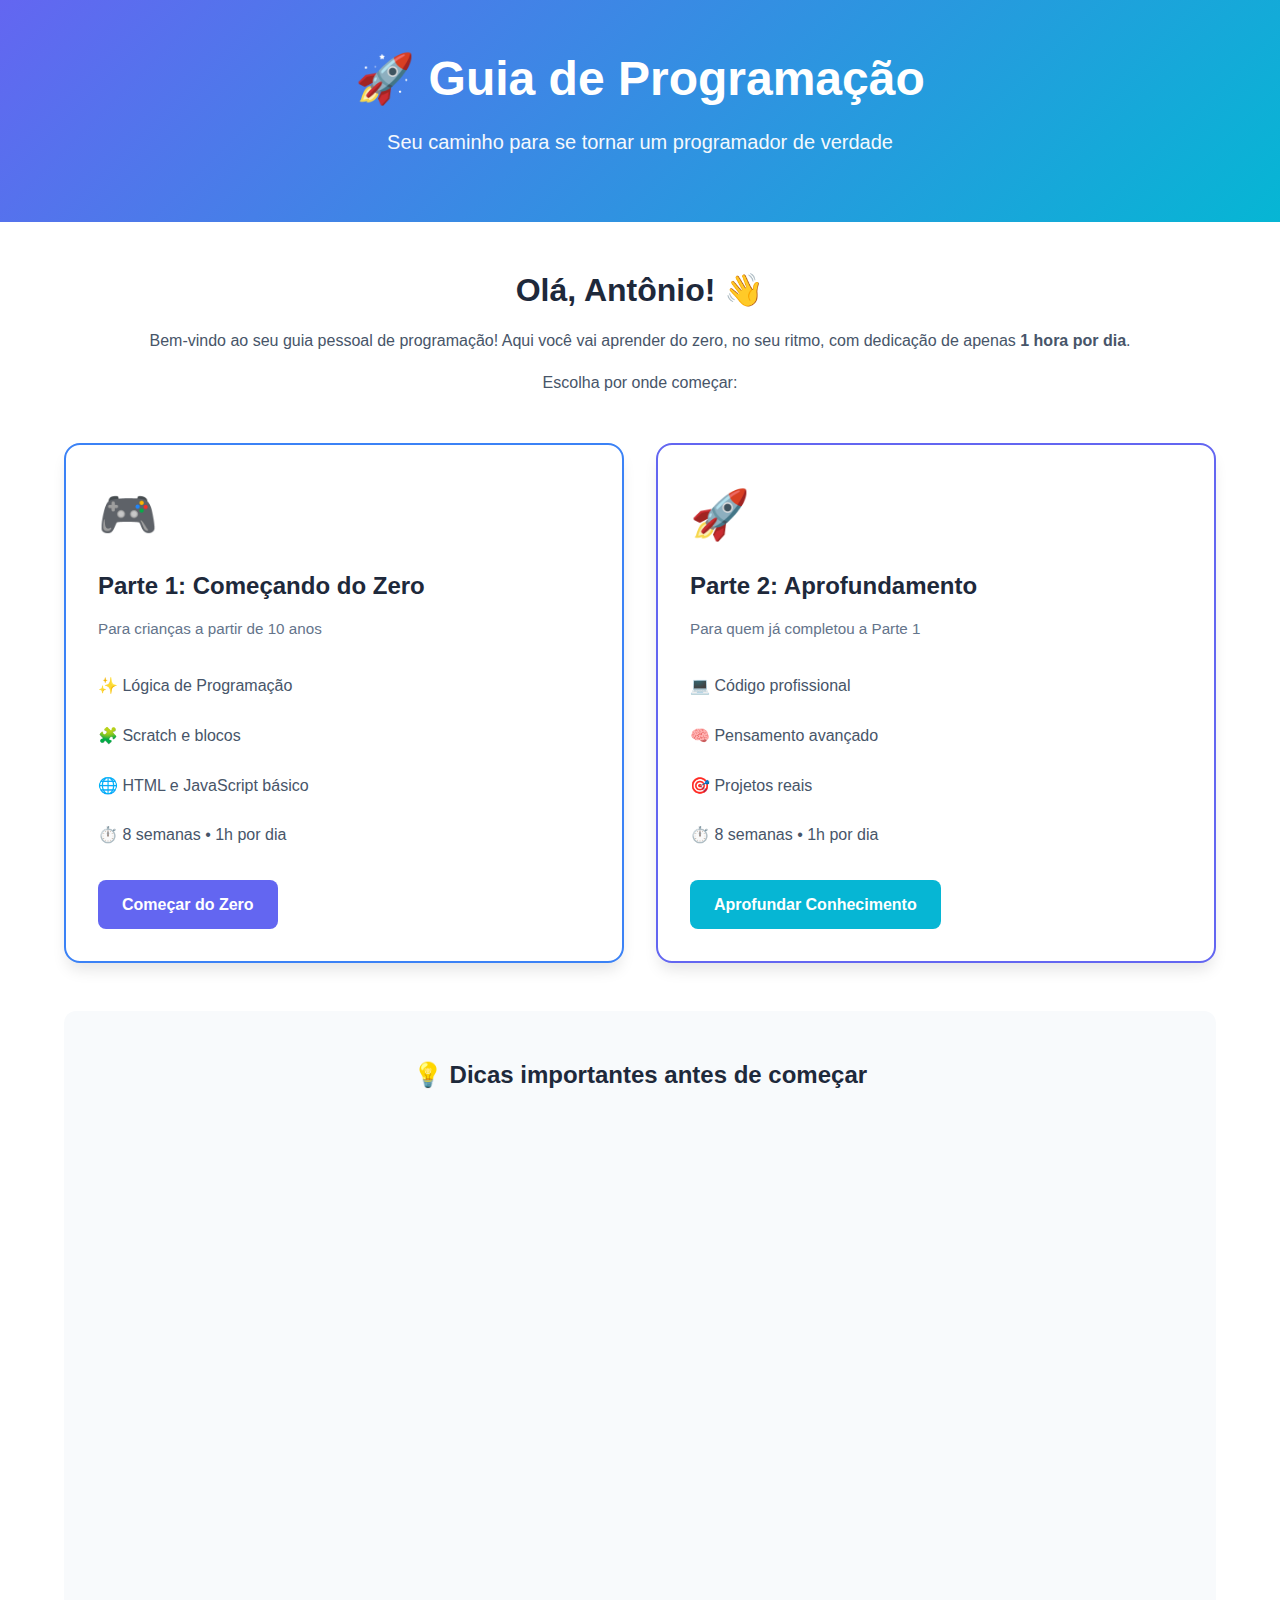
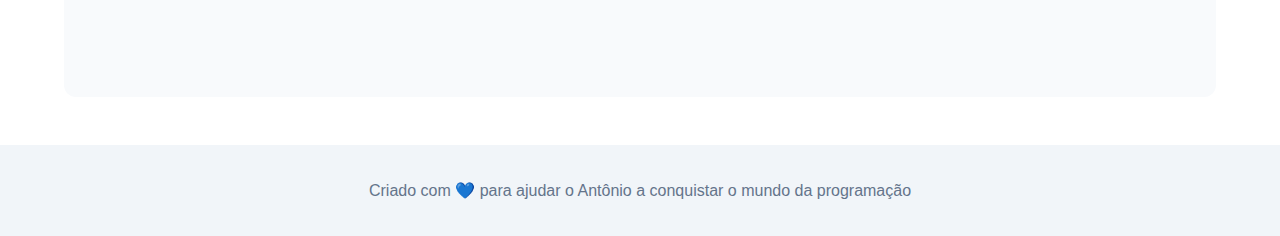
<file: index.html>
<!DOCTYPE html>
<html lang="pt-BR">
<head>
    <meta charset="UTF-8">
    <meta name="viewport" content="width=device-width, initial-scale=1.0">
    <title>Guia de Programação do Antônio 🚀</title>
    <link rel="stylesheet" href="styles.css">
</head>
<body>
    <div class="hero">
        <div class="container">
            <h1 class="title">🚀 Guia de Programação</h1>
            <p class="subtitle">Seu caminho para se tornar um programador de verdade</p>
        </div>
    </div>

    <main class="container">
        <section class="intro">
            <h2>Olá, Antônio! 👋</h2>
            <p>Bem-vindo ao seu guia pessoal de programação! Aqui você vai aprender do zero, no seu ritmo, com dedicação de apenas <strong>1 hora por dia</strong>.</p>
            <p>Escolha por onde começar:</p>
        </section>

        <div class="cards">
            <div class="card card-part1">
                <div class="card-icon">🎮</div>
                <h3>Parte 1: Começando do Zero</h3>
                <p class="card-description">Para crianças a partir de 10 anos</p>
                <ul class="card-features">
                    <li>✨ Lógica de Programação</li>
                    <li>🧩 Scratch e blocos</li>
                    <li>🌐 HTML e JavaScript básico</li>
                    <li>⏱️ 8 semanas • 1h por dia</li>
                </ul>
                <a href="parte1.html" class="btn btn-primary">Começar do Zero</a>
            </div>

            <div class="card card-part2">
                <div class="card-icon">🚀</div>
                <h3>Parte 2: Aprofundamento</h3>
                <p class="card-description">Para quem já completou a Parte 1</p>
                <ul class="card-features">
                    <li>💻 Código profissional</li>
                    <li>🧠 Pensamento avançado</li>
                    <li>🎯 Projetos reais</li>
                    <li>⏱️ 8 semanas • 1h por dia</li>
                </ul>
                <a href="parte2.html" class="btn btn-secondary">Aprofundar Conhecimento</a>
            </div>
        </div>

        <section class="tips">
            <h3>💡 Dicas importantes antes de começar</h3>
            <div class="tip-grid">
                <div class="tip">
                    <span class="tip-icon">⏰</span>
                    <p><strong>Consistência vence talento</strong><br>1 hora por dia é melhor que 5 horas em um dia só</p>
                </div>
                <div class="tip">
                    <span class="tip-icon">🧩</span>
                    <p><strong>Errar faz parte</strong><br>Programar é resolver quebra-cabeças. Cada erro te ensina algo</p>
                </div>
                <div class="tip">
                    <span class="tip-icon">🤖</span>
                    <p><strong>Use IA com sabedoria</strong><br>Peça ajuda para entender, nunca peça a resposta pronta</p>
                </div>
                <div class="tip">
                    <span class="tip-icon">🎯</span>
                    <p><strong>Sem pressa</strong><br>Aprender programação é uma maratona, não uma corrida de 100 metros</p>
                </div>
            </div>
        </section>
    </main>

    <footer>
        <div class="container">
            <p>Criado com 💙 para ajudar o Antônio a conquistar o mundo da programação</p>
        </div>
    </footer>

    <script src="script.js"></script>
</body>
</html>
</file>
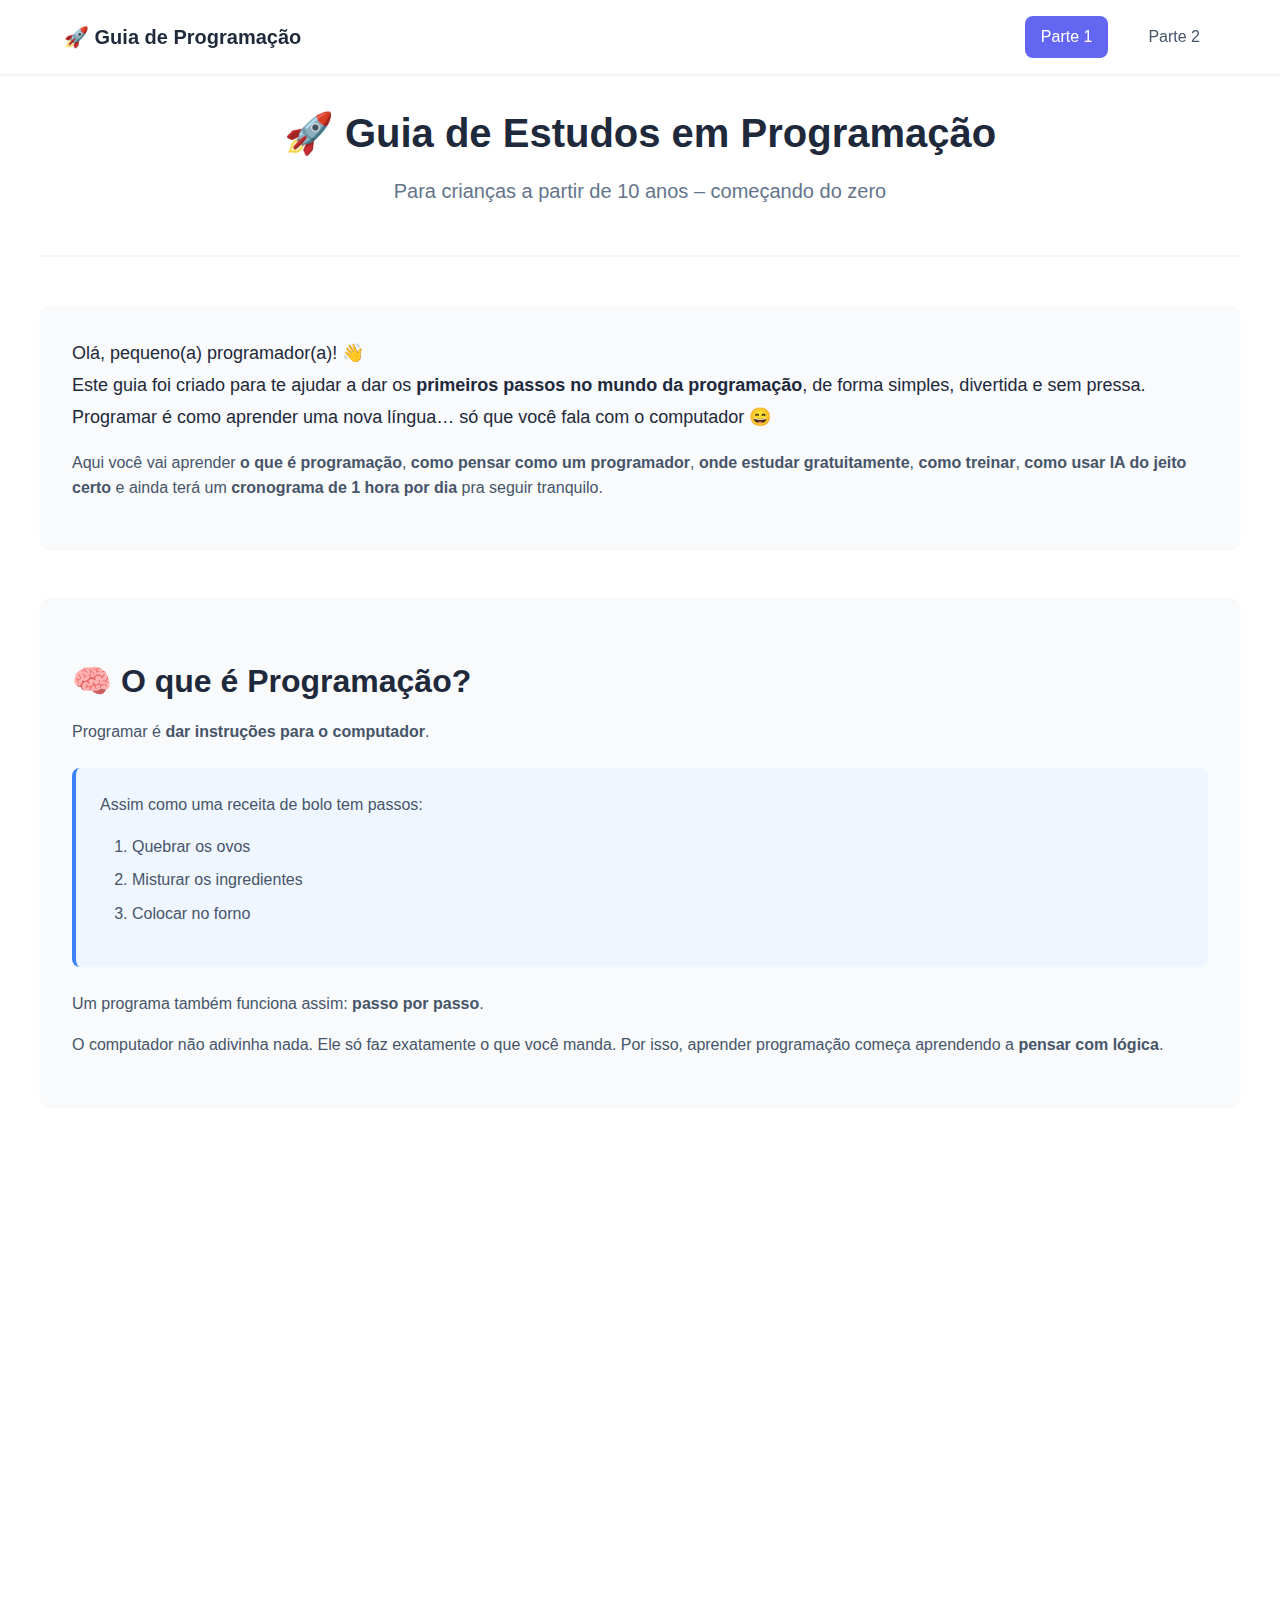
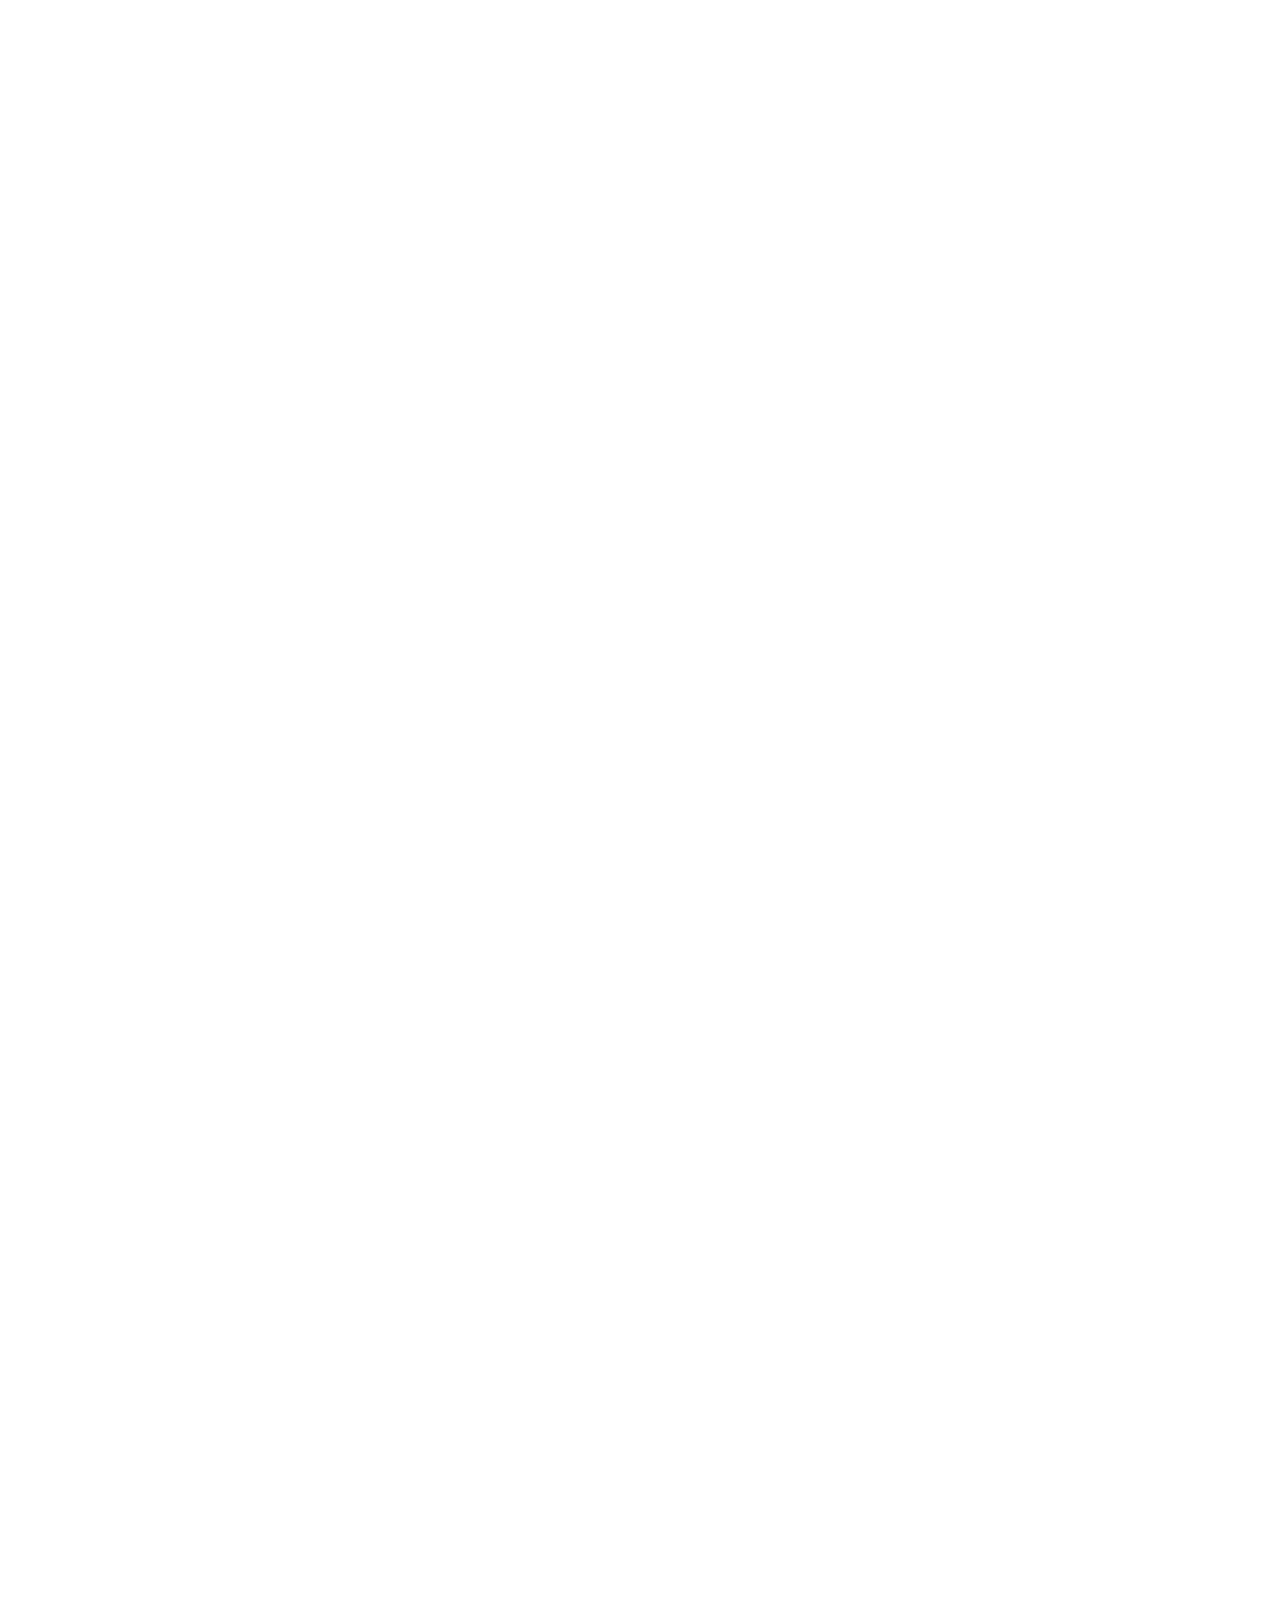
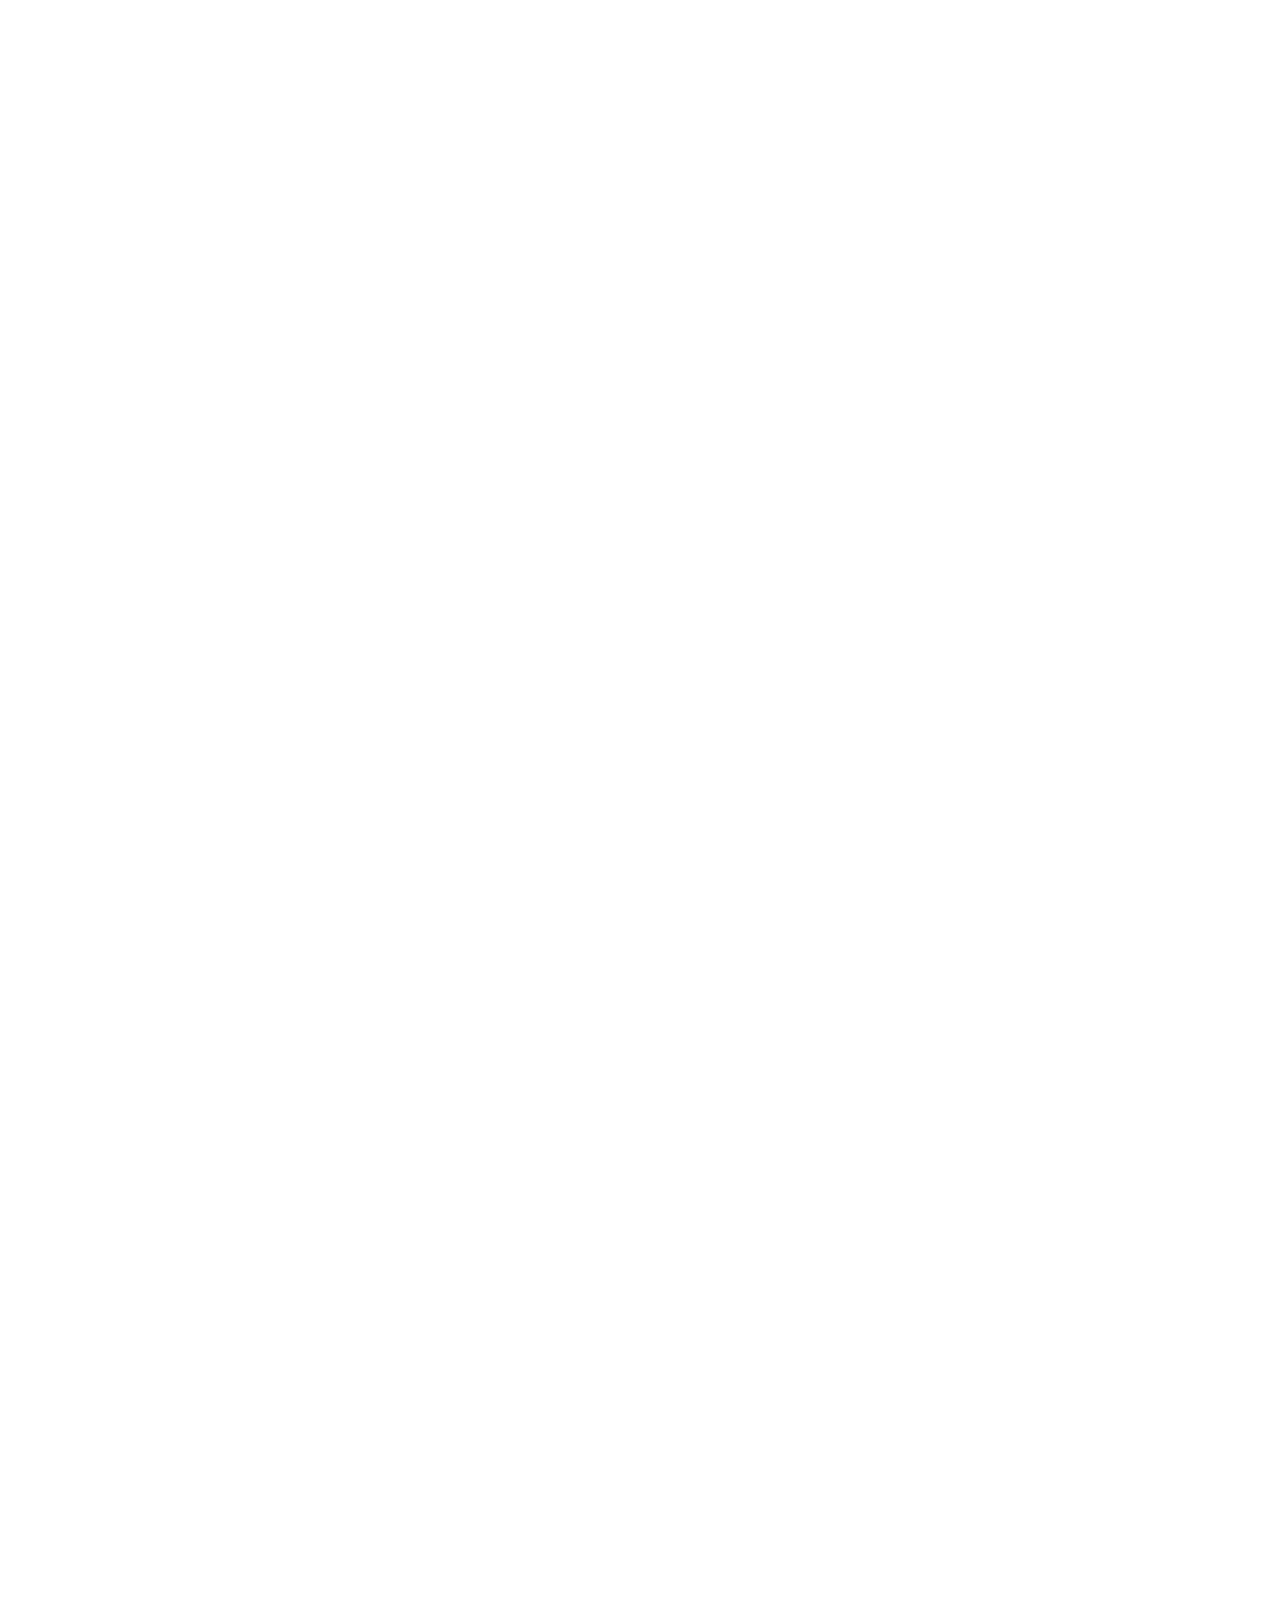
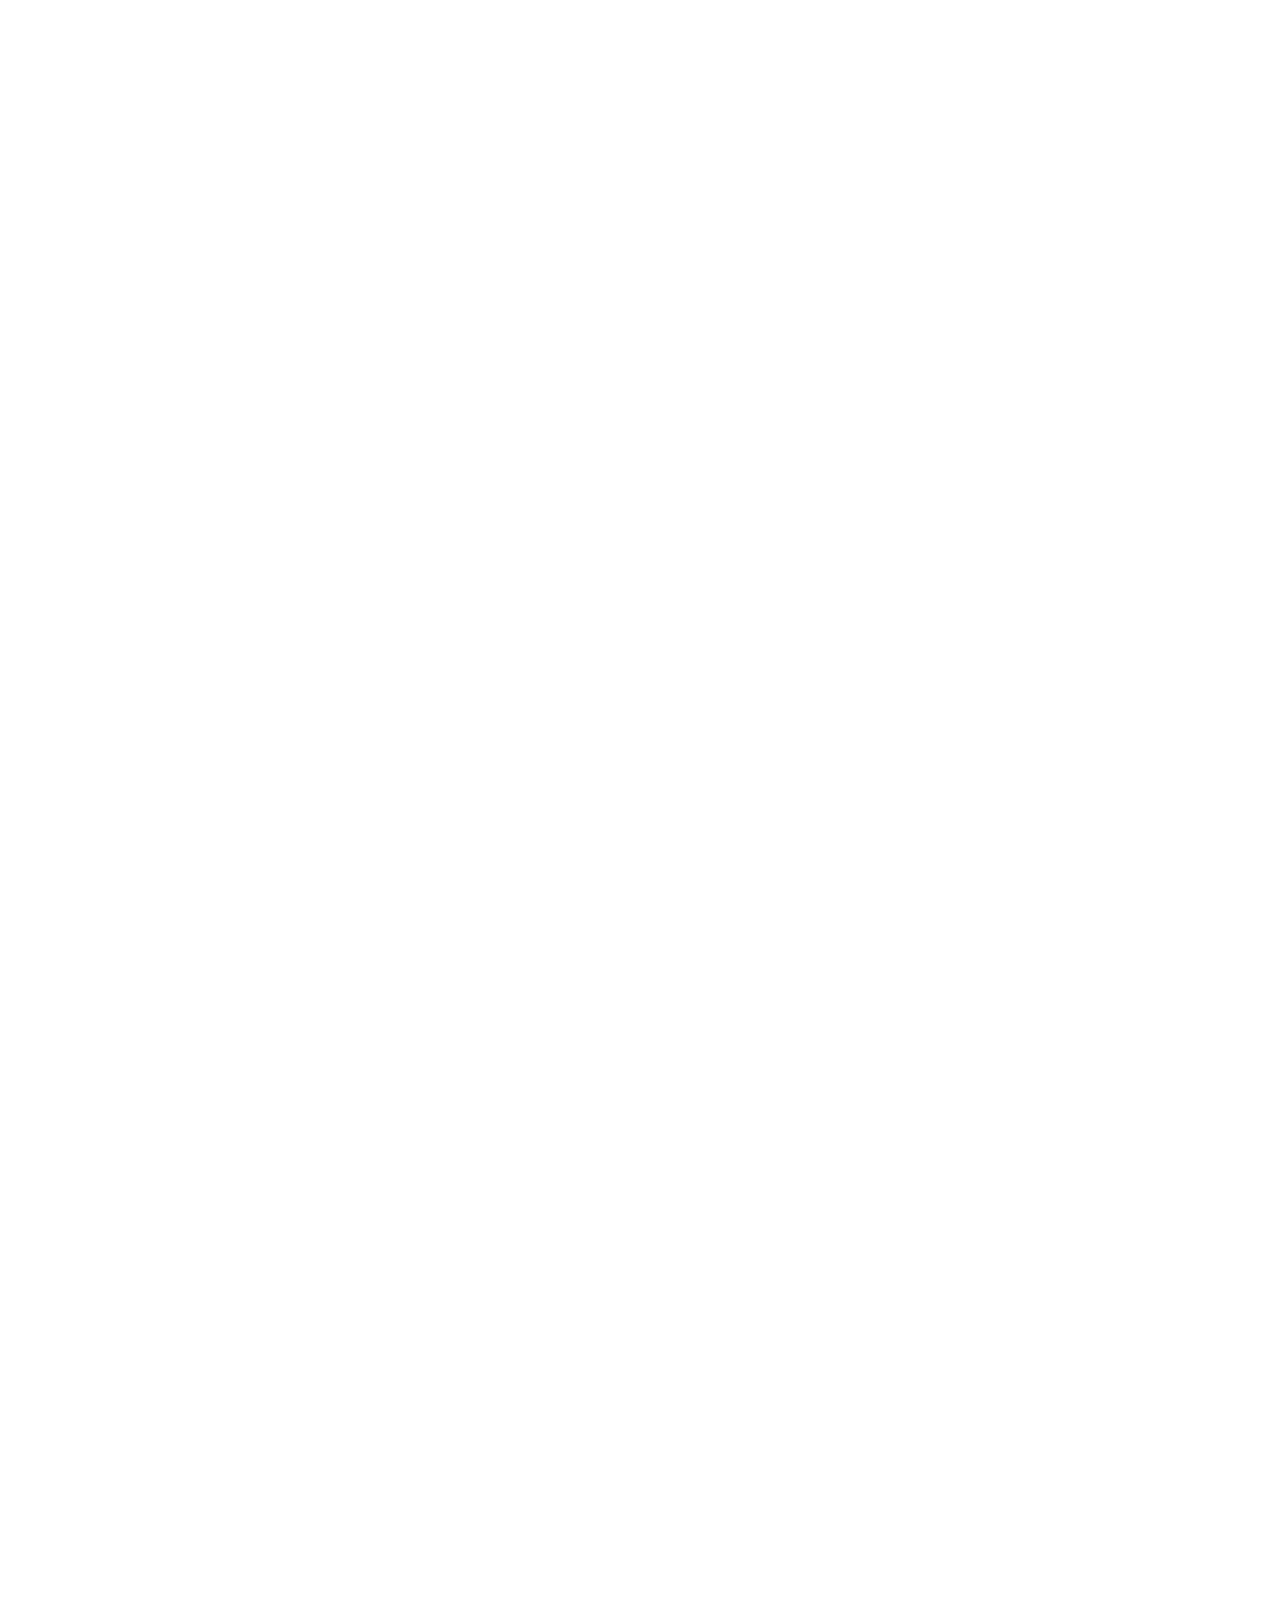
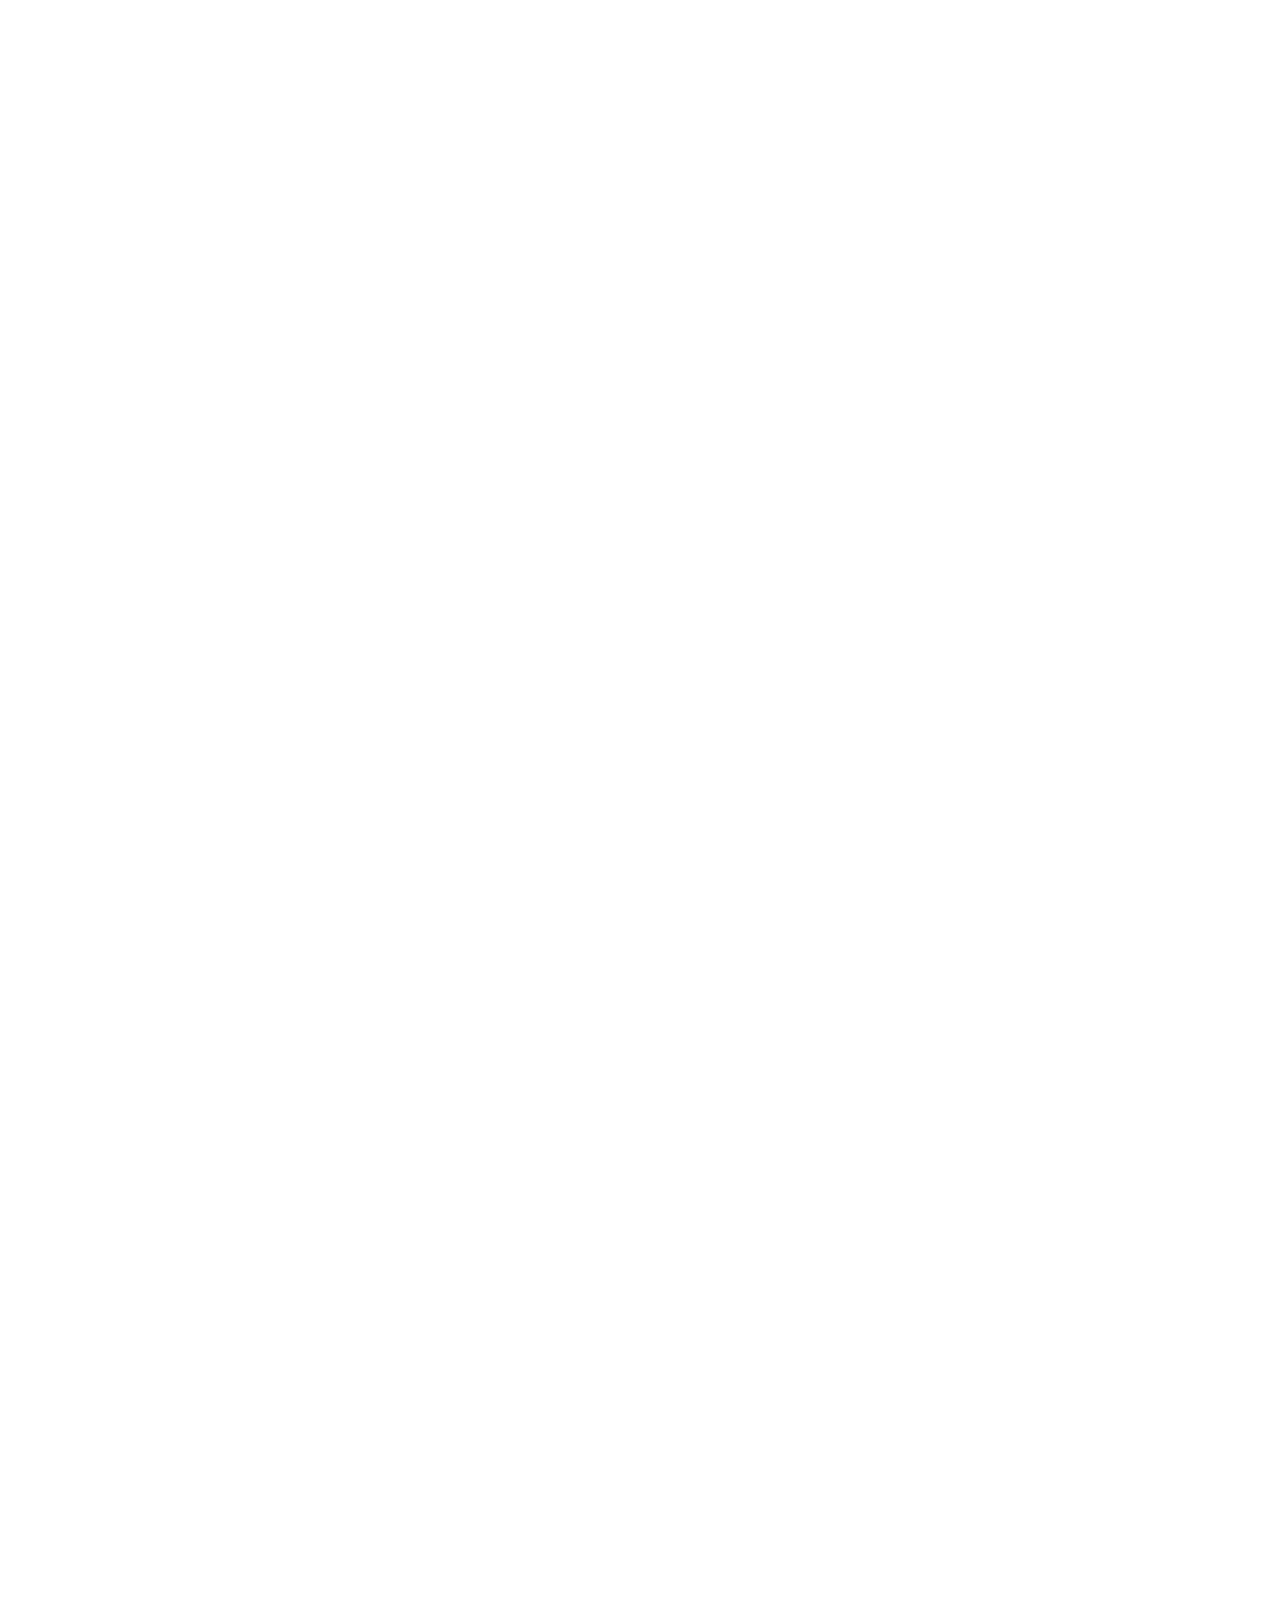
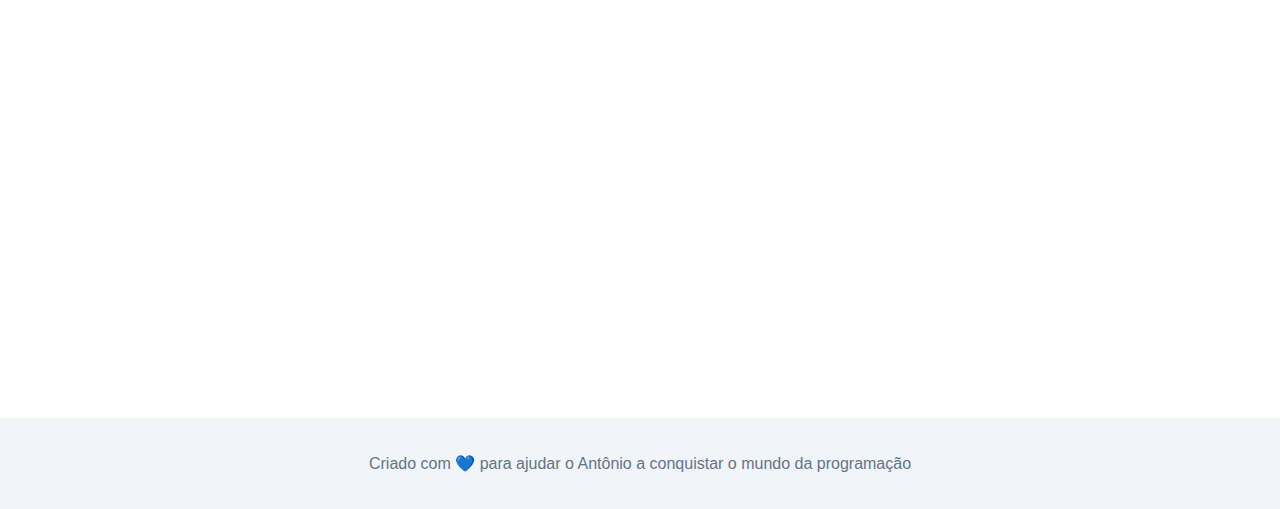
<file: parte1.html>
<!DOCTYPE html>
<html lang="pt-BR">
<head>
    <meta charset="UTF-8">
    <meta name="viewport" content="width=device-width, initial-scale=1.0">
    <title>Parte 1: Começando do Zero 🎮</title>
    <link rel="stylesheet" href="styles.css">
</head>
<body>
    <nav class="navbar">
        <div class="container">
            <a href="index.html" class="nav-logo">🚀 Guia de Programação</a>
            <div class="nav-links">
                <a href="parte1.html" class="active">Parte 1</a>
                <a href="parte2.html">Parte 2</a>
            </div>
        </div>
    </nav>

    <main class="container content">
        <div class="page-header">
            <h1>🚀 Guia de Estudos em Programação</h1>
            <p class="subtitle">Para crianças a partir de 10 anos – começando do zero</p>
        </div>

        <section class="content-section">
            <p class="intro-text">Olá, pequeno(a) programador(a)! 👋<br>
            Este guia foi criado para te ajudar a dar os <strong>primeiros passos no mundo da programação</strong>, de forma simples, divertida e sem pressa. Programar é como aprender uma nova língua… só que você fala com o computador 😄</p>
            
            <p>Aqui você vai aprender <strong>o que é programação</strong>, <strong>como pensar como um programador</strong>, <strong>onde estudar gratuitamente</strong>, <strong>como treinar</strong>, <strong>como usar IA do jeito certo</strong> e ainda terá um <strong>cronograma de 1 hora por dia</strong> pra seguir tranquilo.</p>
        </section>

        <section class="content-section">
            <h2>🧠 O que é Programação?</h2>
            <p>Programar é <strong>dar instruções para o computador</strong>.</p>
            <div class="example-box">
                <p>Assim como uma receita de bolo tem passos:</p>
                <ol>
                    <li>Quebrar os ovos</li>
                    <li>Misturar os ingredientes</li>
                    <li>Colocar no forno</li>
                </ol>
            </div>
            <p>Um programa também funciona assim: <strong>passo por passo</strong>.</p>
            <p>O computador não adivinha nada. Ele só faz exatamente o que você manda. Por isso, aprender programação começa aprendendo a <strong>pensar com lógica</strong>.</p>
        </section>

        <section class="content-section">
            <h2>🧩 O que é Lógica de Programação?</h2>
            <p>Lógica de programação é aprender a pensar assim:</p>
            <ul>
                <li>O que acontece primeiro?</li>
                <li>O que acontece depois?</li>
                <li>E se algo der errado?</li>
            </ul>
            <div class="example-box">
                <p><strong>Exemplo simples:</strong></p>
                <blockquote>
                    Se estiver chovendo → pegar guarda-chuva<br>
                    Senão → sair sem guarda-chuva
                </blockquote>
            </div>
            <p>Isso é lógica. Programar é transformar esse tipo de pensamento em código.</p>
        </section>

        <section class="content-section">
            <h2>🛠️ O que você vai precisar (só o essencial)</h2>
            <p>Nada complicado, prometo 😉</p>
            
            <h3>💻 Programas</h3>
            <ul>
                <li><strong>Navegador de Internet</strong> (Chrome, Edge ou Firefox)</li>
                <li><strong>Visual Studio Code (VS Code)</strong> – editor de código
                    <ul>
                        <li>Link: <a href="https://code.visualstudio.com/" target="_blank">https://code.visualstudio.com/</a></li>
                    </ul>
                </li>
            </ul>
            <div class="note-box">
                <strong>💡 Dica:</strong> No começo, você vai usar muito o navegador e alguns sites online. O VS Code entra aos poucos.
            </div>
        </section>

        <section class="content-section">
            <h2>🗓️ Cronograma de Estudos – 1h por dia</h2>
            
            <div class="info-box">
                <h3>📅 Duração total recomendada: 8 semanas</h3>
                <h3>⏰ Estrutura da 1 hora:</h3>
                <ul>
                    <li>20 min → Assistir aula</li>
                    <li>20 min → Testar / praticar</li>
                    <li>20 min → Brincar, errar, tentar de novo 😄</li>
                </ul>
            </div>
        </section>

        <section class="content-section week-section">
            <h2>📘 SEMANAS 1 e 2 – Pensar como programador</h2>
            
            <h3>🎯 Objetivo:</h3>
            <p>Aprender lógica, sequência, repetição e decisões.</p>
            
            <h3>📺 Cursos gratuitos:</h3>
            <div class="resource-box">
                <h4>Curso de Lógica – Curso em Vídeo (YouTube)</h4>
                <ul>
                    <li>Professor Guanabara</li>
                    <li>Muito didático e divertido</li>
                    <li>Link: <a href="https://www.youtube.com/playlist?list=PLHz_AreHm4dkI2ZdjTwZA4mPMxWTfNSpR" target="_blank">Assistir curso</a></li>
                </ul>
            </div>
            
            <h3>🌐 Sites para treinar:</h3>
            <ul class="link-list">
                <li><a href="https://studio.code.org/" target="_blank">https://studio.code.org/</a></li>
                <li><a href="https://blockly.games/" target="_blank">https://blockly.games/</a></li>
            </ul>
            <div class="note-box">
                <strong>💡 Nota:</strong> Esses sites usam blocos (como Lego 🧱). Perfeitos para começar.
            </div>
        </section>

        <section class="content-section week-section">
            <h2>📘 SEMANAS 3 e 4 – Introdução à Programação</h2>
            
            <h3>🎯 Objetivo:</h3>
            <p>Entender o que é código de verdade e como ele funciona.</p>
            
            <h3>📺 Cursos gratuitos:</h3>
            <div class="resource-box">
                <h4>Curso de Introdução à Programação – Scratch</h4>
                <ul>
                    <li><a href="https://scratch.mit.edu/" target="_blank">https://scratch.mit.edu/</a></li>
                </ul>
                
                <h4>Scratch para iniciantes (YouTube)</h4>
                <ul>
                    <li><a href="https://www.youtube.com/results?search_query=scratch+iniciante+portugu%C3%AAs" target="_blank">Buscar vídeos</a></li>
                </ul>
            </div>
            
            <h3>🧪 Onde praticar:</h3>
            <ul class="link-list">
                <li><a href="https://scratch.mit.edu/explore/projects/all" target="_blank">https://scratch.mit.edu/explore/projects/all</a></li>
            </ul>
            <div class="note-box">
                <strong>💡 Nota:</strong> Aqui você cria joguinhos, animações e histórias. Aprender brincando é o melhor jeito!
            </div>
        </section>

        <section class="content-section week-section">
            <h2>📘 SEMANAS 5 e 6 – Primeiros códigos (HTML + Lógica)</h2>
            
            <h3>🎯 Objetivo:</h3>
            <p>Criar suas primeiras páginas simples e entender como o código é escrito.</p>
            
            <h3>📺 Cursos gratuitos:</h3>
            <div class="resource-box">
                <h4>Curso de HTML para Iniciantes – Curso em Vídeo</h4>
                <ul>
                    <li><a href="https://www.youtube.com/playlist?list=PLHz_AreHm4dlAnJ_jJtV29RFxnPHDuk9o" target="_blank">Assistir curso</a></li>
                </ul>
            </div>
            
            <h3>🌐 Onde testar:</h3>
            <ul class="link-list">
                <li><a href="https://www.w3schools.com/" target="_blank">https://www.w3schools.com/</a></li>
                <li><a href="https://jsfiddle.net/" target="_blank">https://jsfiddle.net/</a></li>
            </ul>
        </section>

        <section class="content-section week-section">
            <h2>📘 SEMANAS 7 e 8 – Introdução à Lógica com JavaScript</h2>
            
            <h3>🎯 Objetivo:</h3>
            <p>Aprender variáveis, decisões e repetir ações.</p>
            
            <h3>📺 Cursos gratuitos:</h3>
            <div class="resource-box">
                <h4>JavaScript para Iniciantes – Curso em Vídeo</h4>
                <ul>
                    <li><a href="https://www.youtube.com/playlist?list=PLHz_AreHm4dm6wYOIW20Nyg12TAjmMGT-" target="_blank">Assistir curso</a></li>
                </ul>
            </div>
            
            <h3>🧪 Onde praticar:</h3>
            <ul class="link-list">
                <li><a href="https://www.codepen.io/" target="_blank">https://www.codepen.io/</a></li>
                <li><a href="https://replit.com/" target="_blank">https://replit.com/</a></li>
            </ul>
        </section>

        <section class="content-section highlight-section">
            <h2>🤖 Usando IA para aprender (isso é MUITO importante!)</h2>
            <p>Você <strong>PODE e DEVE usar IA</strong> como:</p>
            <ul>
                <li>ChatGPT</li>
                <li>Gemini</li>
                <li>Copilot</li>
            </ul>
            
            <div class="warning-box">
                <h3>⚠️ Regra de ouro:</h3>
                <p>❌ <strong>Nunca peça a resposta pronta</strong></p>
                <p>✅ <strong>Peça ajuda para entender o caminho</strong></p>
                <p class="small-text">A IA é como um professor particular, não como alguém que faz a lição por você 😉</p>
            </div>
        </section>

        <section class="content-section">
            <h2>💬 Exemplos de prompts que você pode usar</h2>
            <ul class="prompt-list">
                <li>"Explique isso como se eu tivesse 10 anos"</li>
                <li>"O que esse código faz?"</li>
                <li>"Por que isso não está funcionando?"</li>
                <li>"Me dê uma dica, não a resposta"</li>
                <li>"Como posso pensar para resolver esse problema?"</li>
                <li>"Pode me explicar passo a passo?"</li>
            </ul>
        </section>

        <section class="content-section">
            <h2>🧠 Dicas finais de ouro</h2>
            <ul class="tips-list">
                <li>Errar faz parte. Errar MUITO faz parte.</li>
                <li>Programar é como resolver um quebra-cabeça 🧩</li>
                <li>Não tenha pressa. Constância vence talento.</li>
                <li>1 hora por dia vale mais que 5 horas em um dia só.</li>
            </ul>
        </section>

        <section class="content-section congrats-section">
            <h2>🎉 Parabéns por chegar até aqui!</h2>
            <p>Se você concluir todo esse cronograma, você já vai:</p>
            <ul>
                <li>Pensar como um programador</li>
                <li>Entender lógica</li>
                <li>Criar projetos simples</li>
                <li>Ter uma base MUITO forte</li>
            </ul>
            
            <div class="next-steps-box">
                <p>👉 <strong>Ao concluir, entre em contato comigo</strong> para:</p>
                <ul>
                    <li>Tirar dúvidas</li>
                    <li>Receber próximos passos</li>
                    <li>Aprender coisas mais avançadas</li>
                </ul>
                <p>Se travar em algum momento, chama. Programador nenhum cresce sozinho 😉</p>
            </div>
            
            <div class="final-message">
                <h3>🚀 O futuro é seu. Bora codar!</h3>
                <a href="parte2.html" class="btn btn-primary">Quando estiver pronto, vá para a Parte 2 →</a>
            </div>
        </section>
    </main>

    <footer>
        <div class="container">
            <p>Criado com 💙 para ajudar o Antônio a conquistar o mundo da programação</p>
        </div>
    </footer>

    <script src="script.js"></script>
</body>
</html>
</file>
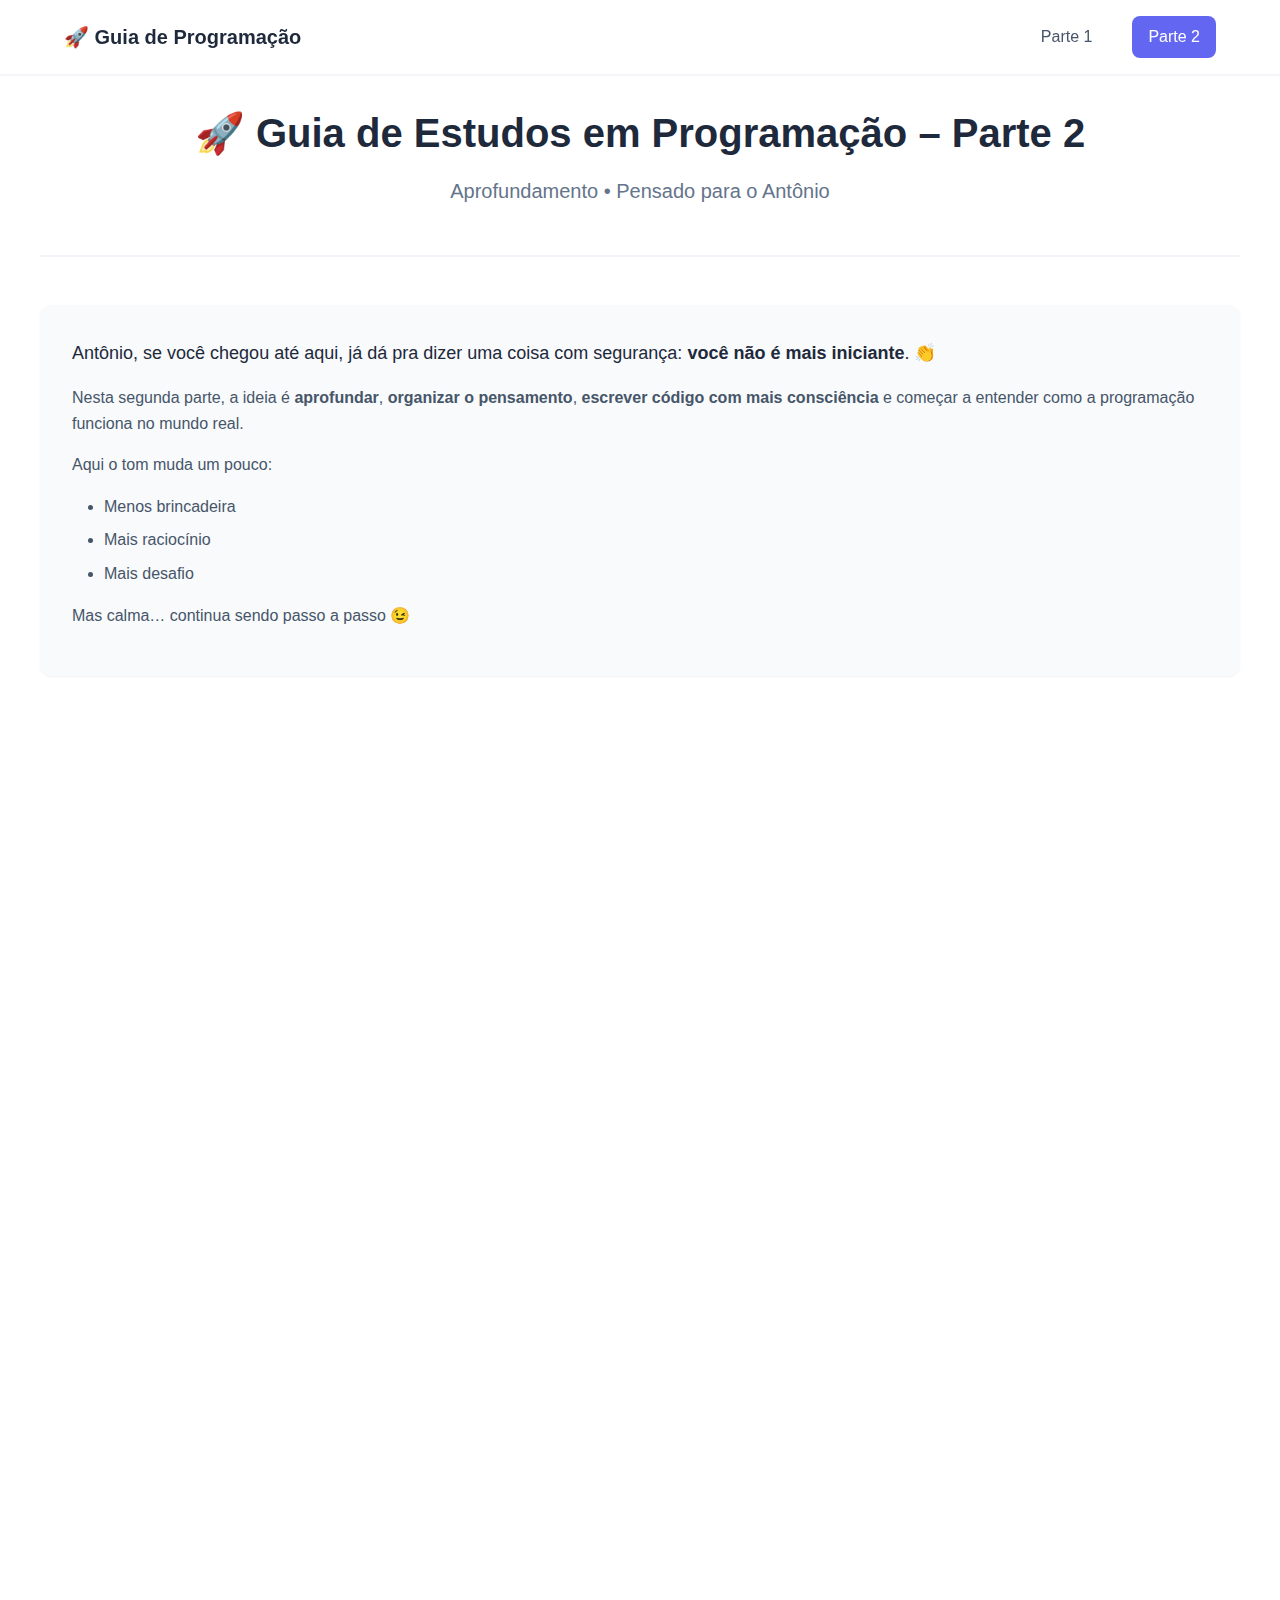
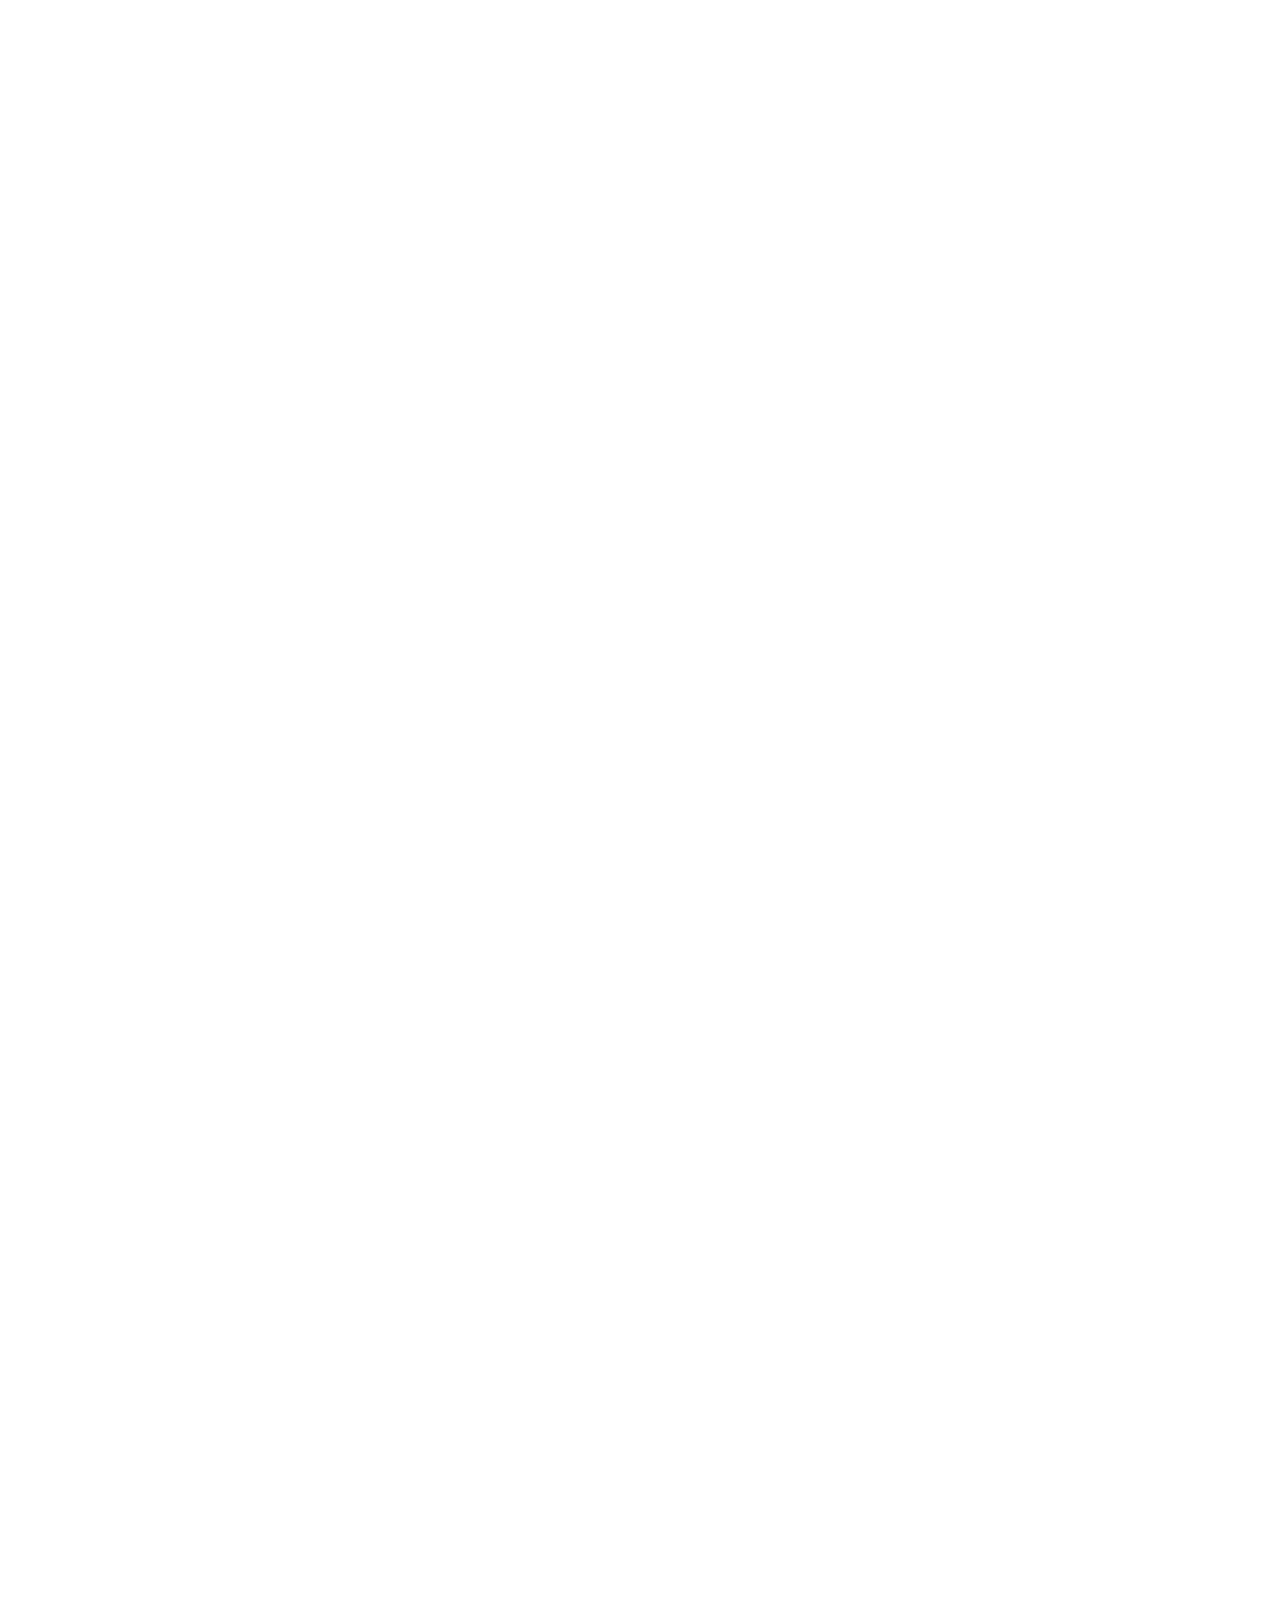
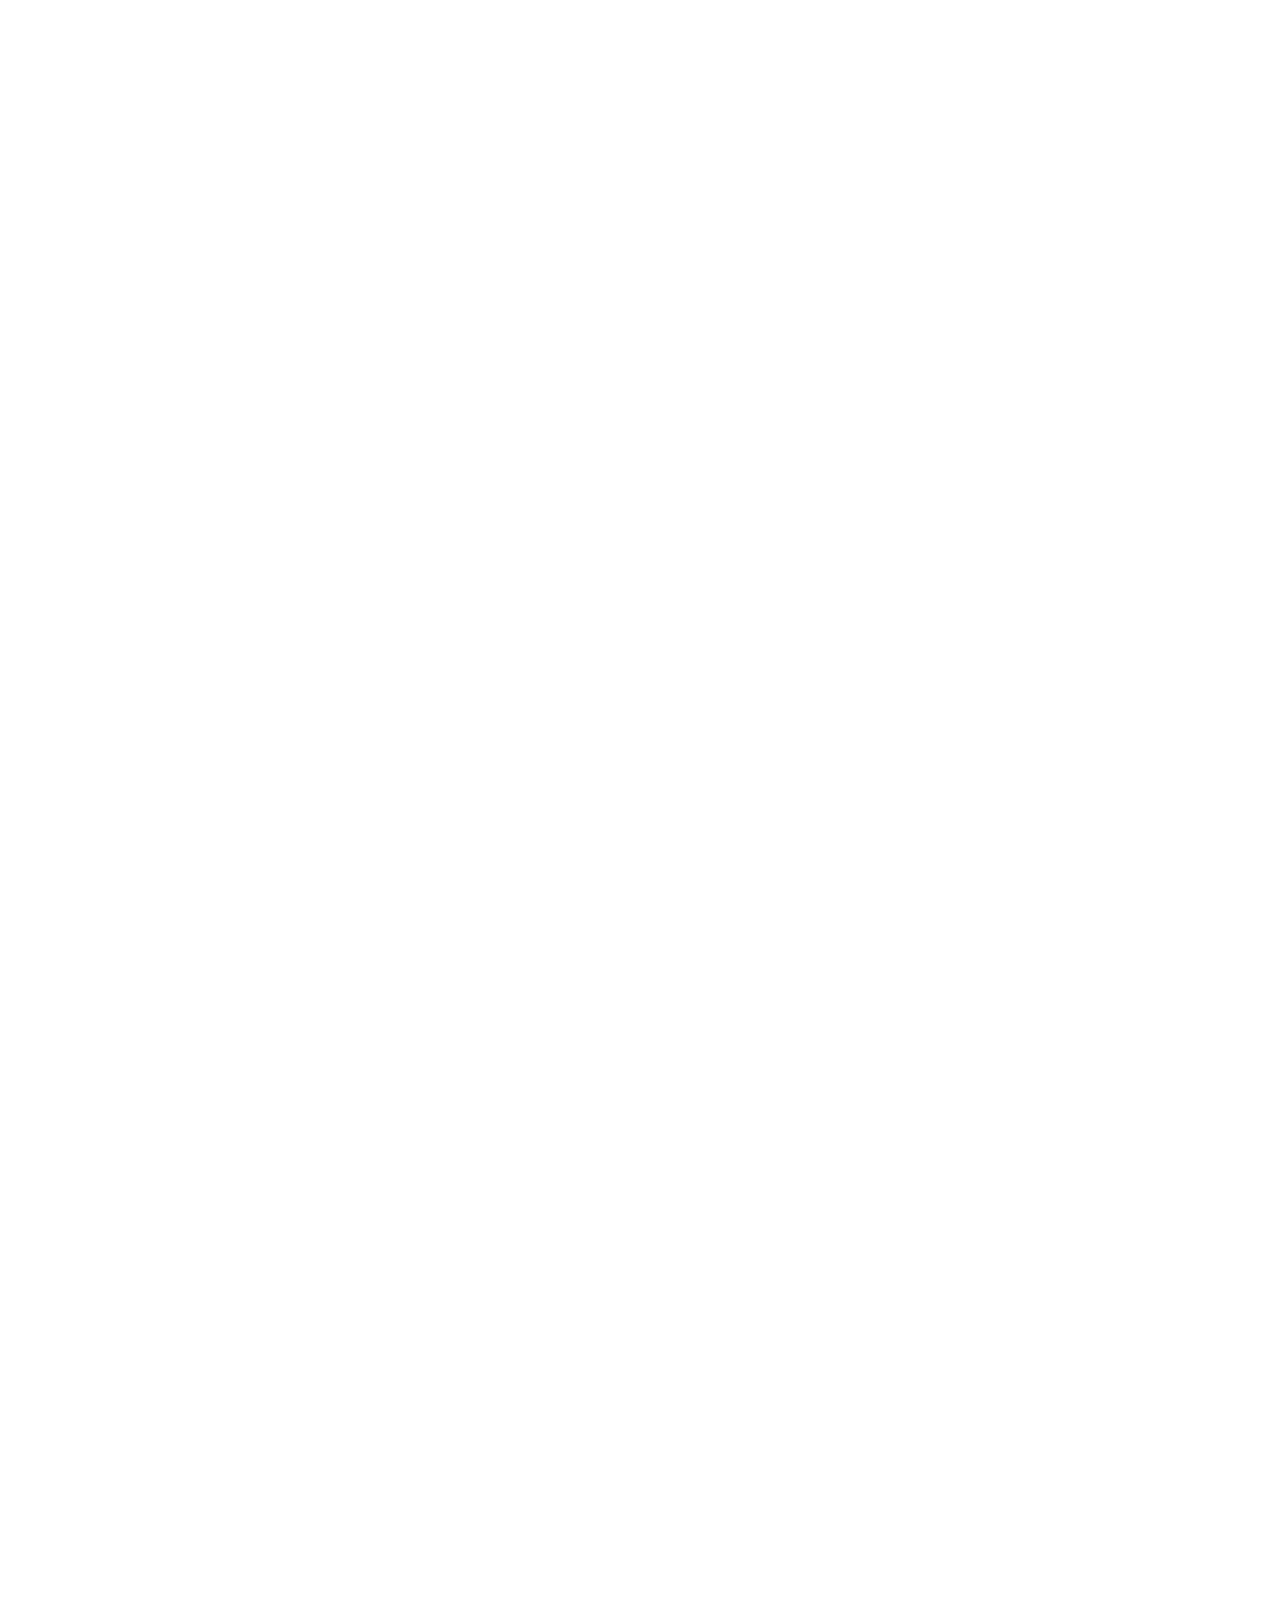
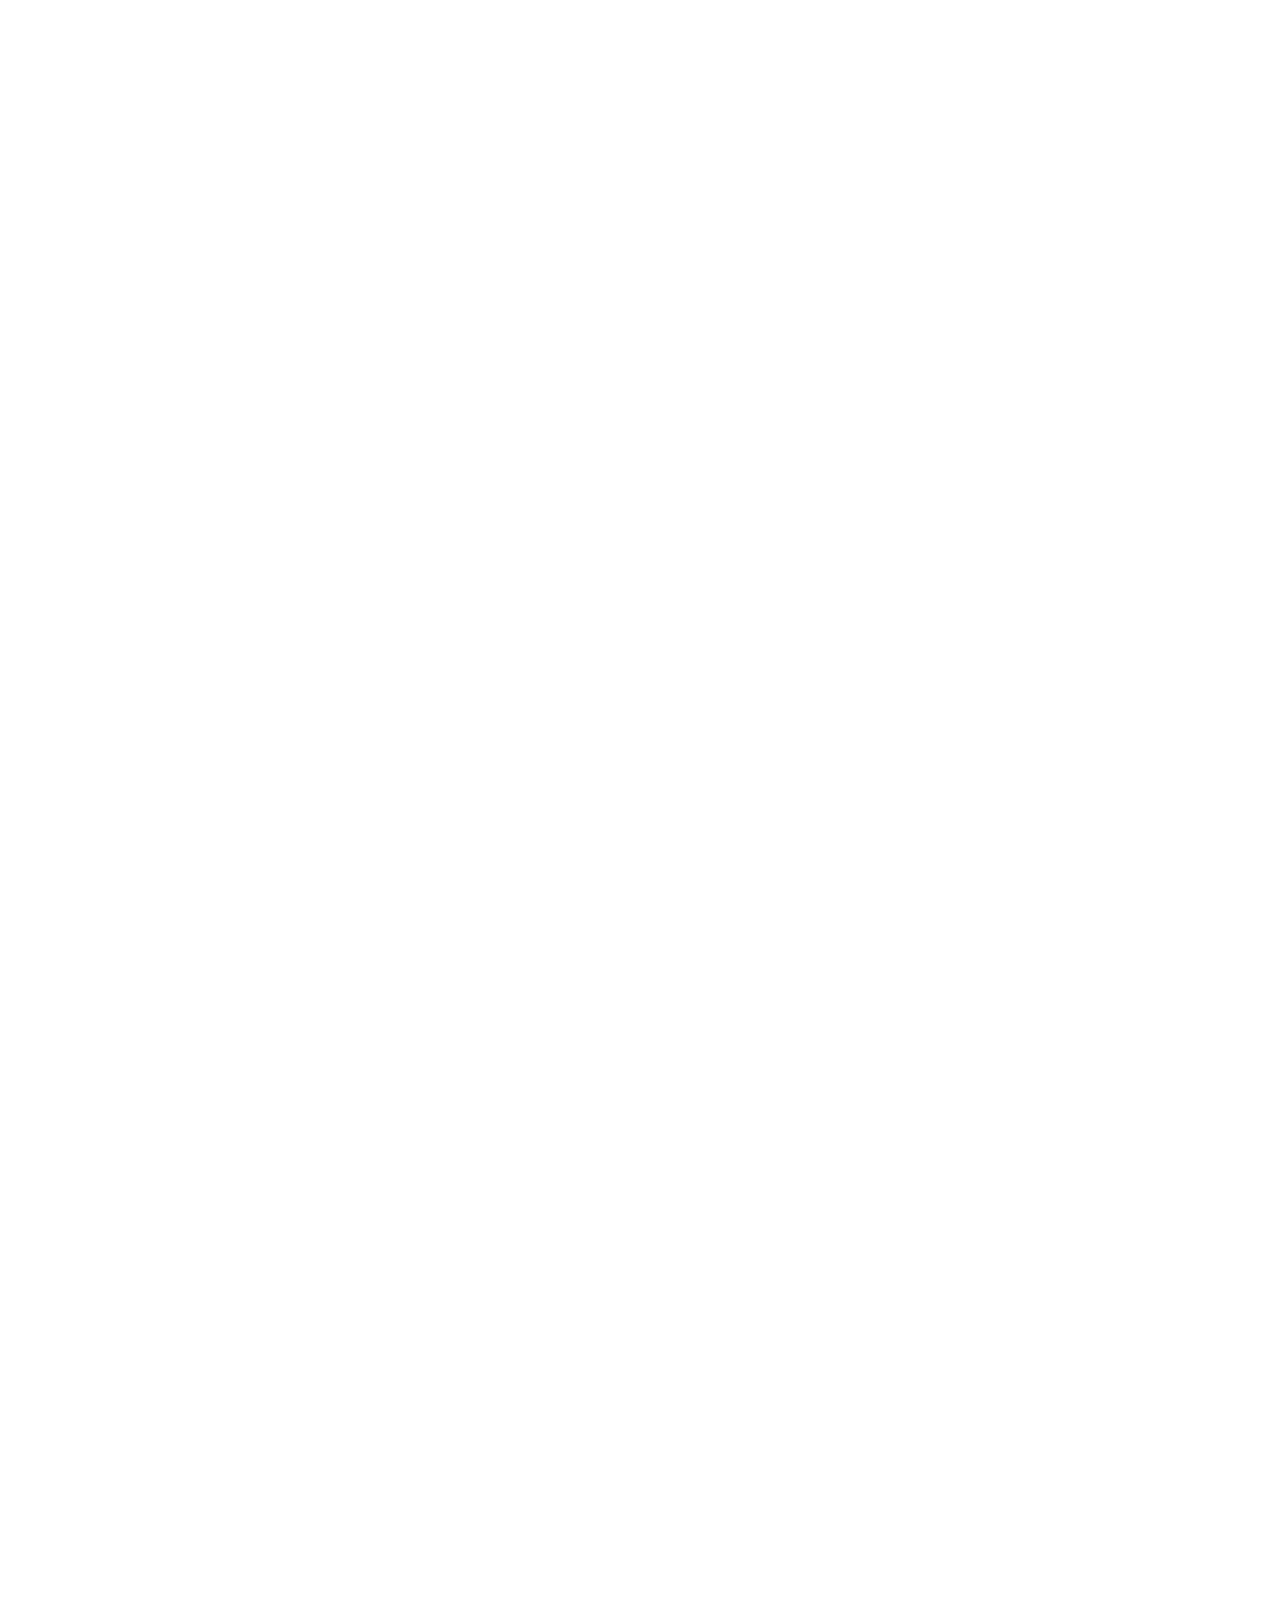
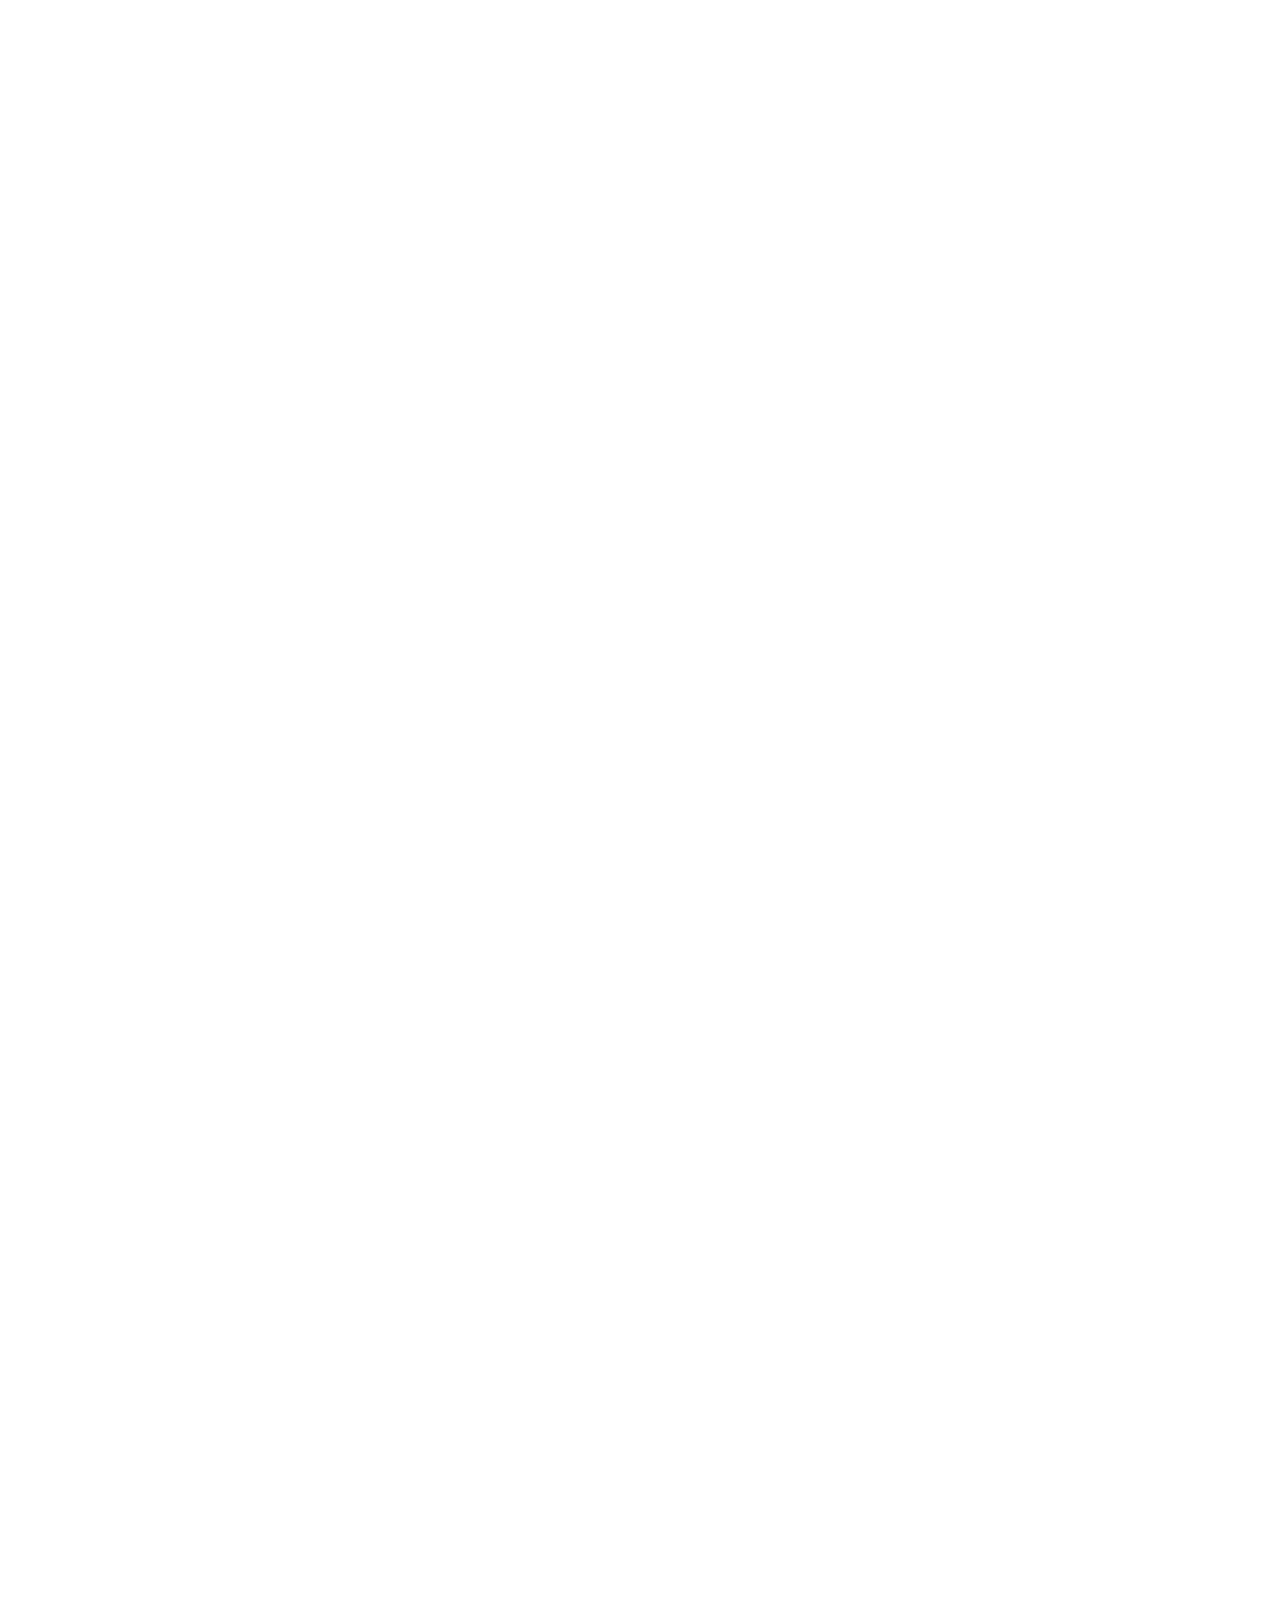
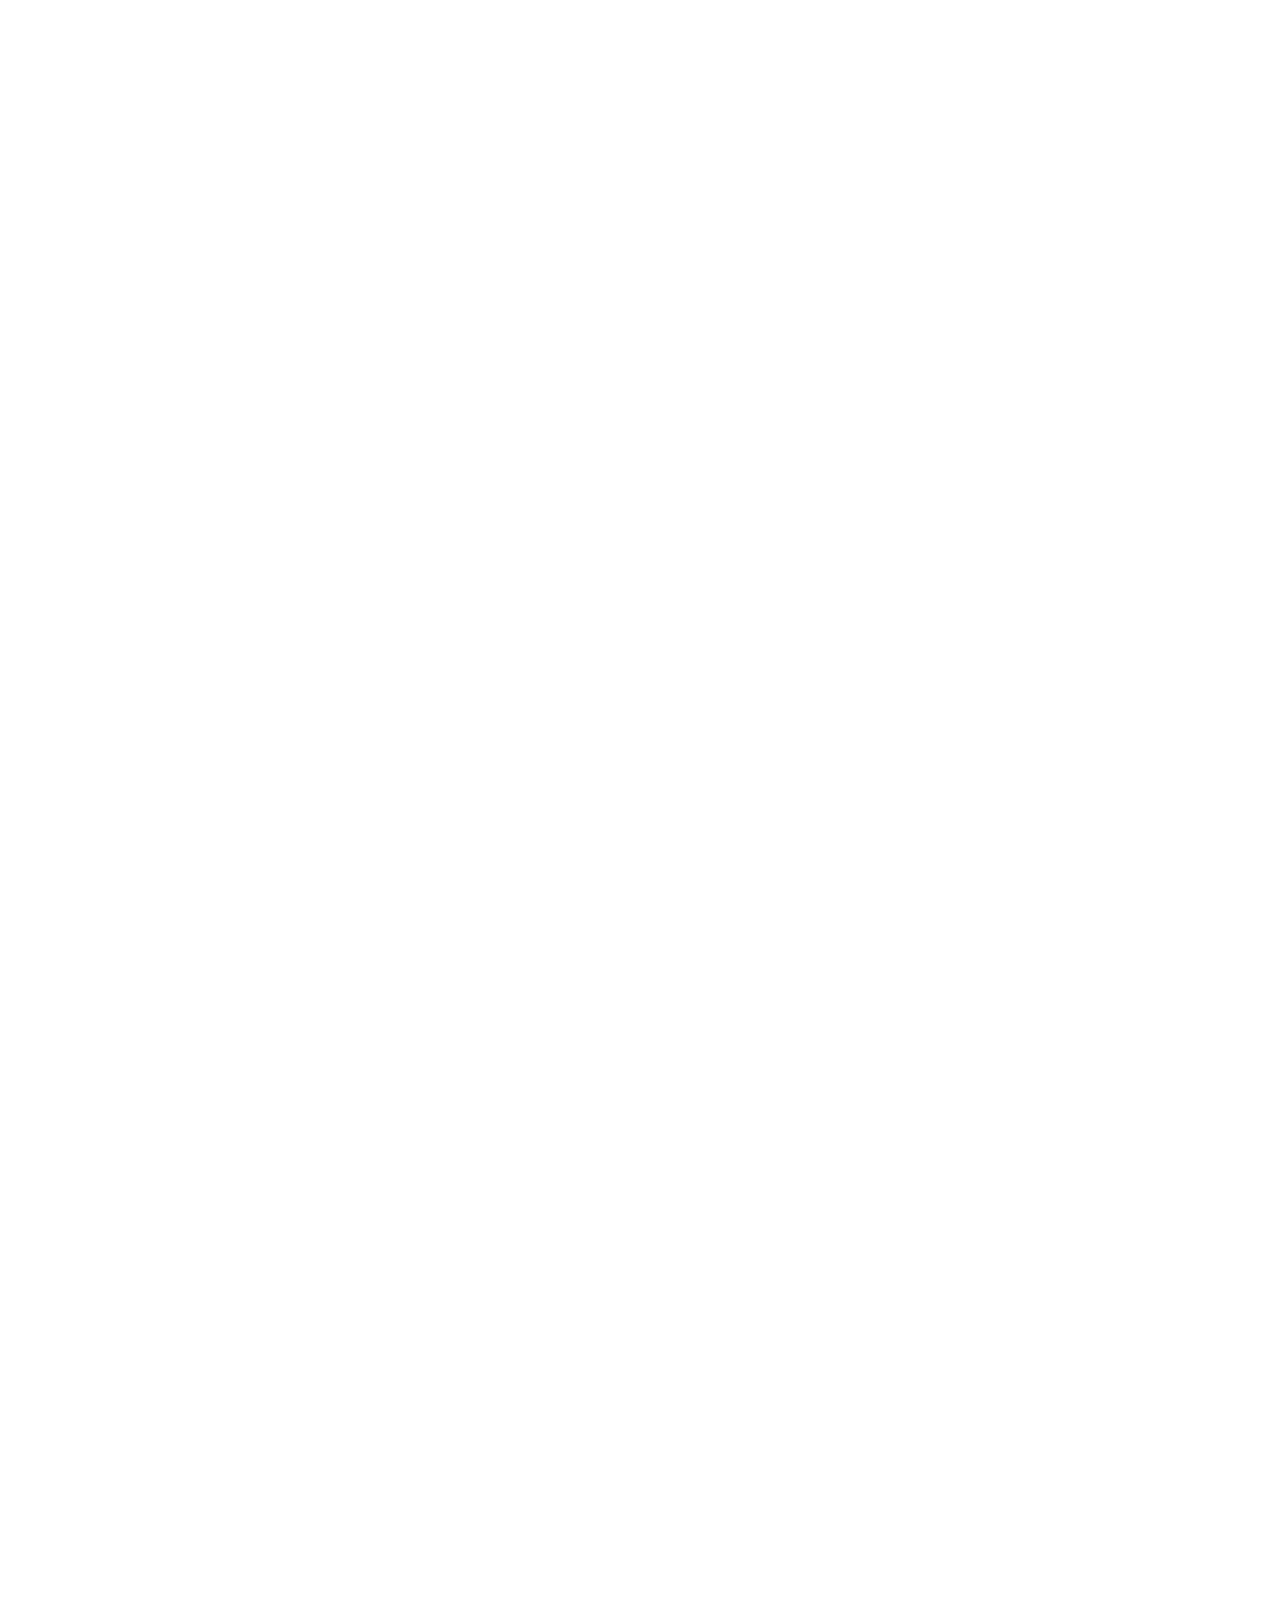
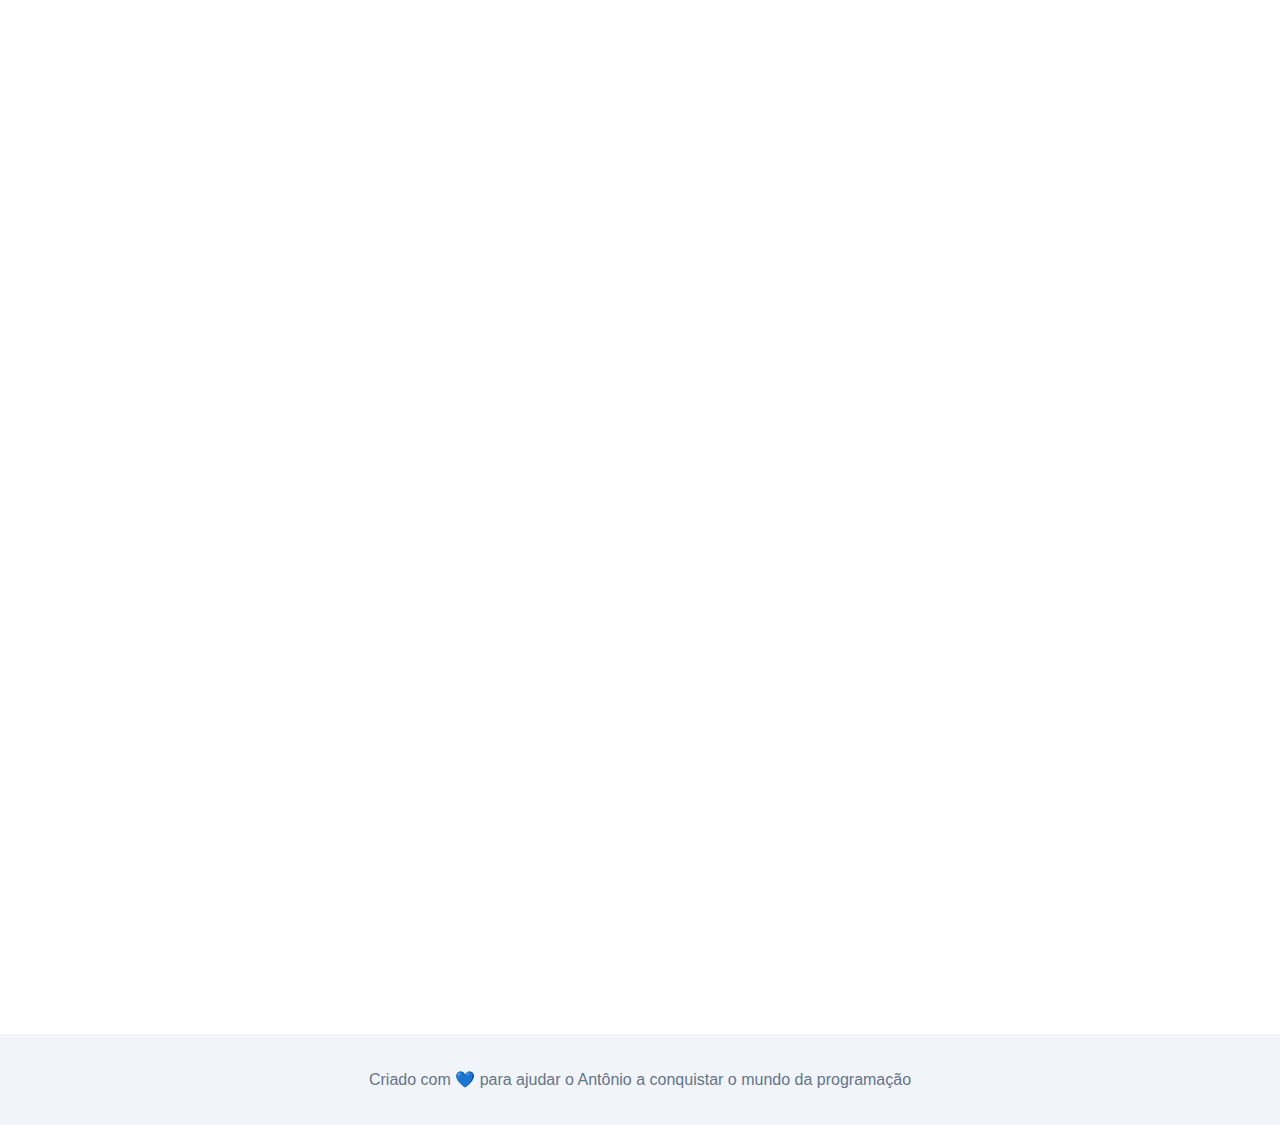
<file: parte2.html>
<!DOCTYPE html>
<html lang="pt-BR">
<head>
    <meta charset="UTF-8">
    <meta name="viewport" content="width=device-width, initial-scale=1.0">
    <title>Parte 2: Aprofundamento 🚀</title>
    <link rel="stylesheet" href="styles.css">
</head>
<body>
    <nav class="navbar">
        <div class="container">
            <a href="index.html" class="nav-logo">🚀 Guia de Programação</a>
            <div class="nav-links">
                <a href="parte1.html">Parte 1</a>
                <a href="parte2.html" class="active">Parte 2</a>
            </div>
        </div>
    </nav>

    <main class="container content">
        <div class="page-header">
            <h1>🚀 Guia de Estudos em Programação – Parte 2</h1>
            <p class="subtitle">Aprofundamento • Pensado para o Antônio</p>
        </div>

        <section class="content-section">
            <p class="intro-text">Antônio, se você chegou até aqui, já dá pra dizer uma coisa com segurança: <strong>você não é mais iniciante</strong>. 👏</p>
            
            <p>Nesta segunda parte, a ideia é <strong>aprofundar</strong>, <strong>organizar o pensamento</strong>, <strong>escrever código com mais consciência</strong> e começar a entender como a programação funciona no mundo real.</p>
            
            <p>Aqui o tom muda um pouco:</p>
            <ul>
                <li>Menos brincadeira</li>
                <li>Mais raciocínio</li>
                <li>Mais desafio</li>
            </ul>
            
            <p>Mas calma… continua sendo passo a passo 😉</p>
        </section>

        <section class="content-section highlight-section">
            <h2>🌍 Padrão Profissional (Importante antes de começar)</h2>
            
            <h3>🇺🇸 Código sempre em inglês</h3>
            <p>A partir daqui, <strong>todos os termos técnicos, variáveis, funções e comentários devem ser em inglês</strong>.</p>
            
            <p>Isso não é frescura, é padrão mundial.</p>
            <ul>
                <li>Código em inglês é mais fácil de aprender</li>
                <li>Você entende tutoriais do mundo inteiro</li>
                <li>Programadores profissionais usam inglês</li>
            </ul>
            
            <div class="example-box">
                <p><strong>Exemplos corretos:</strong></p>
                <ul>
                    <li><code>userName</code></li>
                    <li><code>totalScore</code></li>
                    <li><code>if (isLoggedIn)</code></li>
                </ul>
                
                <p><strong>Evite:</strong></p>
                <ul>
                    <li><code>nomeUsuario</code></li>
                    <li><code>pontuacaoTotal</code></li>
                </ul>
            </div>
            
            <p>Você pode pensar em português, <strong>mas escreve código em inglês</strong>.</p>
        </section>

        <section class="content-section">
            <h2>🎯 Objetivo desta Parte 2</h2>
            <p>Ao concluir este guia, você será capaz de:</p>
            <ul>
                <li>Entender melhor como os programas funcionam por dentro</li>
                <li>Resolver problemas usando lógica estruturada</li>
                <li>Criar pequenos projetos sozinho</li>
                <li>Ler códigos de outras pessoas</li>
                <li>Usar IA como apoio de aprendizado (nível profissional)</li>
            </ul>
        </section>

        <section class="content-section">
            <h2>🧠 Revisão Rápida (Base obrigatória)</h2>
            <p>Antes de seguir, você já deve entender bem:</p>
            <ul>
                <li>Sequência de comandos</li>
                <li>Condições (se / senão)</li>
                <li>Repetições (loops)</li>
                <li>Variáveis</li>
                <li>Erros fazem parte do processo</li>
            </ul>
            
            <div class="warning-box">
                <p>Se algum desses pontos ainda estiver confuso, <strong>volte um passo</strong>. Programação não aceita buracos na base.</p>
            </div>
        </section>

        <section class="content-section">
            <h2>🛠️ Ferramentas que você vai usar agora</h2>
            
            <div class="warning-box">
                <p><strong>⚠️ Importante:</strong> ferramentas também têm hora certa. Nada de pular etapas.</p>
            </div>
            
            <h3>💻 Programas</h3>
            <ul>
                <li><strong>Visual Studio Code (VS Code)</strong>
                    <ul><li><a href="https://code.visualstudio.com/" target="_blank">https://code.visualstudio.com/</a></li></ul>
                </li>
                <li><strong>Google Chrome</strong> (com DevTools)</li>
            </ul>
            
            <h3>🧩 Extensões recomendadas (VS Code)</h3>
            <ul>
                <li>Live Server</li>
                <li>Prettier</li>
                <li>JavaScript (ES6) snippets</li>
            </ul>
            
            <div class="note-box">
                <p>Nada além disso por enquanto. Ferramenta demais só atrapalha.</p>
            </div>
        </section>

        <section class="content-section">
            <h2>🗓️ Cronograma – 1h por dia (8 semanas)</h2>
            
            <div class="info-box">
                <h3>Estrutura da 1 hora:</h3>
                <ul>
                    <li>15 min → Aula / leitura</li>
                    <li>25 min → Código na prática</li>
                    <li>20 min → Resolver problemas</li>
                </ul>
            </div>
        </section>

        <section class="content-section week-section">
            <h2>📘 SEMANAS 1 e 2 – Lógica aplicada (de verdade)</h2>
            
            <h3>🎯 Objetivo:</h3>
            <p>Parar de "decorar" e começar a <strong>pensar como programador</strong>.</p>
            
            <h3>Conteúdos:</h3>
            <ul>
                <li>Algoritmos</li>
                <li>Fluxo de execução</li>
                <li>Pseudocódigo</li>
                <li>Resolução de problemas</li>
            </ul>
            
            <h3>📺 Cursos gratuitos:</h3>
            <div class="resource-box">
                <h4>Lógica de Programação – Curso em Vídeo (revisão aprofundada)</h4>
                <ul>
                    <li><a href="https://www.youtube.com/playlist?list=PLHz_AreHm4dkI2ZdjTwZA4mPMxWTfNSpR" target="_blank">Assistir curso</a></li>
                </ul>
            </div>
            
            <h3>🧪 Treino:</h3>
            <ul class="link-list">
                <li><a href="https://www.beecrowd.com.br/" target="_blank">https://www.beecrowd.com.br/</a></li>
                <li><a href="https://www.codewars.com/" target="_blank">https://www.codewars.com/</a></li>
            </ul>
            
            <div class="note-box">
                <p>Comece pelos desafios mais fáceis. Dificuldade não é pressa.</p>
            </div>
        </section>

        <section class="content-section week-section">
            <h2>📘 SEMANAS 3 e 4 – JavaScript de forma consciente</h2>
            
            <h3>🎯 Objetivo:</h3>
            <p>Entender <strong>o porquê</strong> do código, não só o como.</p>
            
            <h3>Conteúdos:</h3>
            <ul>
                <li>Tipos de dados</li>
                <li>Operadores</li>
                <li>Condições complexas</li>
                <li>Loops (for / while)</li>
                <li>Funções</li>
            </ul>
            
            <h3>📺 Cursos gratuitos:</h3>
            <div class="resource-box">
                <h4>JavaScript – Curso em Vídeo</h4>
                <ul>
                    <li><a href="https://www.youtube.com/playlist?list=PLHz_AreHm4dm6wYOIW20Nyg12TAjmMGT-" target="_blank">Assistir curso</a></li>
                </ul>
            </div>
            
            <h3>🧪 Onde praticar:</h3>
            <ul class="link-list">
                <li><a href="https://replit.com/" target="_blank">https://replit.com/</a></li>
                <li><a href="https://www.codepen.io/" target="_blank">https://www.codepen.io/</a></li>
            </ul>
        </section>

        <section class="content-section week-section">
            <h2>📘 SEMANAS 5 e 6 – HTML + CSS com lógica</h2>
            
            <h3>🎯 Objetivo:</h3>
            <p>Entender que visual também tem lógica.</p>
            
            <h3>Conteúdos:</h3>
            <ul>
                <li>Estrutura HTML</li>
                <li>Semântica</li>
                <li>CSS básico</li>
                <li>Organização de arquivos</li>
            </ul>
            
            <h3>📺 Cursos gratuitos:</h3>
            <div class="resource-box">
                <h4>HTML e CSS – Curso em Vídeo</h4>
                <ul>
                    <li><a href="https://www.youtube.com/playlist?list=PLHz_AreHm4dlAnJ_jJtV29RFxnPHDuk9o" target="_blank">Assistir curso</a></li>
                </ul>
            </div>
            
            <h3>🧪 Prática:</h3>
            <ul>
                <li>Criar uma página simples do zero</li>
                <li>Alterar cores, textos e layout</li>
            </ul>
        </section>

        <section class="content-section week-section">
            <h2>📘 SEMANAS 7 e 8 – Projetos e mentalidade</h2>
            
            <div class="warning-box">
                <p>A partir daqui, <strong>todo projeto já deve usar nomes de arquivos, variáveis e funções em inglês</strong>.</p>
            </div>
            
            <h3>🎯 Objetivo:</h3>
            <p>Aprender fazendo e errando.</p>
            
            <h3>Projetos sugeridos:</h3>
            <ul>
                <li>Calculadora simples</li>
                <li>Jogo de adivinhação</li>
                <li>Página pessoal</li>
            </ul>
            
            <h3>🧪 Onde treinar:</h3>
            <ul class="link-list">
                <li><a href="https://github.com/" target="_blank">https://github.com/</a></li>
                <li><a href="https://www.frontendmentor.io/" target="_blank">https://www.frontendmentor.io/</a></li>
            </ul>
            
            <div class="note-box">
                <p>Mesmo que fique simples, <strong>o importante é terminar</strong>.</p>
            </div>
        </section>

        <section class="content-section highlight-section">
            <h2>🤖 Uso de IA – nível certo</h2>
            <p>Você continua <strong>podendo e devendo usar IA</strong>, mas agora com mais responsabilidade.</p>
            
            <h3>Use IA para:</h3>
            <ul>
                <li>Entender erros</li>
                <li>Pedir explicações</li>
                <li>Comparar soluções</li>
                <li>Aprender boas práticas</li>
            </ul>
            
            <h3>NÃO use IA para:</h3>
            <ul>
                <li>Copiar projetos inteiros</li>
                <li>Pedir código sem entender</li>
            </ul>
        </section>

        <section class="content-section">
            <h2>💬 Prompts recomendados</h2>
            <ul class="prompt-list">
                <li>"Explique esse conceito com um exemplo simples"</li>
                <li>"Por que esse erro acontece?"</li>
                <li>"Como posso melhorar esse código?"</li>
                <li>"Existe outra forma de resolver isso?"</li>
                <li>"O que eu deveria estudar depois disso?"</li>
            </ul>
        </section>

        <section class="content-section">
            <h2>🧠 Mentalidade de programador</h2>
            <ul class="tips-list">
                <li>Clareza > velocidade</li>
                <li>Código simples > código complicado</li>
                <li>Entender > copiar</li>
                <li>Consistência > motivação</li>
            </ul>
        </section>

        <section class="content-section">
            <h2>🧭 Git, GitHub e Version Control (quando chegar a hora)</h2>
            <p>Você <strong>vai aprender Git e GitHub</strong>, mas <strong>não agora</strong>.</p>
            
            <h3>Por quê?</h3>
            <p>Antes de controlar versões de código, você precisa:</p>
            <ul>
                <li>Saber escrever código</li>
                <li>Entender erros</li>
                <li>Criar projetos simples sozinho</li>
            </ul>
            
            <h3>Quando Git entra?</h3>
            <p>👉 <strong>Na próxima fase (Parte 3)</strong></p>
            
            <p>E aí sim você vai aprender:</p>
            <ul>
                <li><code>Git</code> (version control)</li>
                <li><code>GitHub</code></li>
                <li><code>GitHub Desktop</code></li>
                <li>Commits</li>
                <li>Repositórios</li>
                <li>Histórico de código</li>
            </ul>
            
            <div class="note-box">
                <p>Tudo no tempo certo. Programador bom respeita processo.</p>
            </div>
        </section>

        <section class="content-section congrats-section">
            <h2>🏁 Conclusão</h2>
            <p>Antônio, se você concluir essa segunda parte, você já estará <strong>muito à frente</strong>.</p>
            
            <p>A partir daqui, dá pra:</p>
            <ul>
                <li>Escolher uma área</li>
                <li>Criar projetos maiores</li>
                <li>Começar a pensar como desenvolvedor de verdade</li>
            </ul>
            
            <div class="next-steps-box">
                <p>👉 <strong>Ao finalizar, entre em contato comigo</strong>.</p>
                <p>Vamos decidir juntos os próximos passos e o caminho que mais combina com você.</p>
                <p>Programação é longo prazo. Quem continua, vence.</p>
            </div>
            
            <div class="final-message">
                <h3>🚀 Bora pro próximo nível.</h3>
            </div>
        </section>
    </main>

    <footer>
        <div class="container">
            <p>Criado com 💙 para ajudar o Antônio a conquistar o mundo da programação</p>
        </div>
    </footer>

    <script src="script.js"></script>
</body>
</html>
</file>
<file: styles.css>
/* ================================================
   RESET E CONFIGURAÇÕES BÁSICAS
   ================================================ */
* {
    margin: 0;
    padding: 0;
    box-sizing: border-box;
}

:root {
    /* Cores principais */
    --primary-color: #6366f1;
    --primary-dark: #4f46e5;
    --primary-light: #818cf8;
    --secondary-color: #06b6d4;
    --secondary-dark: #0891b2;
    
    /* Cores de fundo */
    --bg-color: #ffffff;
    --bg-secondary: #f8fafc;
    --bg-tertiary: #f1f5f9;
    
    /* Cores de texto */
    --text-primary: #1e293b;
    --text-secondary: #475569;
    --text-muted: #64748b;
    
    /* Cores de destaque */
    --success: #10b981;
    --warning: #f59e0b;
    --danger: #ef4444;
    --info: #3b82f6;
    
    /* Sombras */
    --shadow-sm: 0 1px 2px 0 rgba(0, 0, 0, 0.05);
    --shadow-md: 0 4px 6px -1px rgba(0, 0, 0, 0.1);
    --shadow-lg: 0 10px 15px -3px rgba(0, 0, 0, 0.1);
    --shadow-xl: 0 20px 25px -5px rgba(0, 0, 0, 0.1);
    
    /* Bordas */
    --radius-sm: 0.375rem;
    --radius-md: 0.5rem;
    --radius-lg: 0.75rem;
    --radius-xl: 1rem;
    
    /* Espaçamentos */
    --spacing-xs: 0.5rem;
    --spacing-sm: 1rem;
    --spacing-md: 1.5rem;
    --spacing-lg: 2rem;
    --spacing-xl: 3rem;
}

/* ================================================
   TIPOGRAFIA
   ================================================ */
body {
    font-family: -apple-system, BlinkMacSystemFont, 'Segoe UI', Roboto, 'Helvetica Neue', Arial, sans-serif;
    line-height: 1.6;
    color: var(--text-primary);
    background-color: var(--bg-color);
    font-size: 16px;
}

h1, h2, h3, h4, h5, h6 {
    line-height: 1.3;
    font-weight: 700;
    margin-bottom: var(--spacing-sm);
    color: var(--text-primary);
}

h1 { font-size: 2.5rem; }
h2 { font-size: 2rem; margin-top: var(--spacing-lg); }
h3 { font-size: 1.5rem; margin-top: var(--spacing-md); }
h4 { font-size: 1.25rem; }

p {
    margin-bottom: var(--spacing-sm);
    color: var(--text-secondary);
}

a {
    color: var(--primary-color);
    text-decoration: none;
    transition: color 0.2s ease;
}

a:hover {
    color: var(--primary-dark);
    text-decoration: underline;
}

/* ================================================
   LAYOUT PRINCIPAL
   ================================================ */
.container {
    max-width: 1200px;
    margin: 0 auto;
    padding: 0 var(--spacing-md);
}

/* ================================================
   NAVEGAÇÃO
   ================================================ */
.navbar {
    background: var(--bg-color);
    border-bottom: 1px solid var(--bg-tertiary);
    padding: var(--spacing-sm) 0;
    position: sticky;
    top: 0;
    z-index: 100;
    box-shadow: var(--shadow-sm);
}

.navbar .container {
    display: flex;
    justify-content: space-between;
    align-items: center;
}

.nav-logo {
    font-size: 1.25rem;
    font-weight: 700;
    color: var(--text-primary);
    text-decoration: none;
}

.nav-logo:hover {
    color: var(--primary-color);
    text-decoration: none;
}

.nav-links {
    display: flex;
    gap: var(--spacing-md);
}

.nav-links a {
    padding: var(--spacing-xs) var(--spacing-sm);
    border-radius: var(--radius-md);
    color: var(--text-secondary);
    transition: all 0.2s ease;
    text-decoration: none;
}

.nav-links a:hover {
    background: var(--bg-secondary);
    color: var(--primary-color);
    text-decoration: none;
}

.nav-links a.active {
    background: var(--primary-color);
    color: white;
}

/* ================================================
   HERO SECTION (HOME)
   ================================================ */
.hero {
    background: linear-gradient(135deg, var(--primary-color) 0%, var(--secondary-color) 100%);
    color: white;
    padding: var(--spacing-xl) 0;
    text-align: center;
    margin-bottom: var(--spacing-xl);
}

.hero .title {
    font-size: 3rem;
    margin-bottom: var(--spacing-sm);
    color: white;
}

.hero .subtitle {
    font-size: 1.25rem;
    opacity: 0.95;
    color: white;
}

/* ================================================
   SEÇÕES DE CONTEÚDO
   ================================================ */
.content {
    padding: var(--spacing-lg) 0;
}

.page-header {
    text-align: center;
    margin-bottom: var(--spacing-xl);
    padding-bottom: var(--spacing-lg);
    border-bottom: 2px solid var(--bg-tertiary);
}

.page-header h1 {
    margin-bottom: var(--spacing-sm);
}

.page-header .subtitle {
    font-size: 1.25rem;
    color: var(--text-muted);
}

.content-section {
    margin-bottom: var(--spacing-xl);
    padding: var(--spacing-lg);
    background: var(--bg-secondary);
    border-radius: var(--radius-lg);
    box-shadow: var(--shadow-sm);
}

.intro-text {
    font-size: 1.125rem;
    line-height: 1.8;
    color: var(--text-primary);
}

/* ================================================
   CARDS (HOME PAGE)
   ================================================ */
.intro {
    text-align: center;
    margin-bottom: var(--spacing-xl);
}

.intro h2 {
    margin-top: 0;
}

.cards {
    display: grid;
    grid-template-columns: repeat(auto-fit, minmax(300px, 1fr));
    gap: var(--spacing-lg);
    margin: var(--spacing-xl) 0;
}

.card {
    background: var(--bg-color);
    border-radius: var(--radius-xl);
    padding: var(--spacing-lg);
    box-shadow: var(--shadow-lg);
    transition: transform 0.3s ease, box-shadow 0.3s ease;
    border: 2px solid transparent;
}

.card:hover {
    transform: translateY(-8px);
    box-shadow: var(--shadow-xl);
}

.card-part1 {
    border-color: var(--info);
}

.card-part2 {
    border-color: var(--primary-color);
}

.card-icon {
    font-size: 3rem;
    margin-bottom: var(--spacing-sm);
}

.card h3 {
    margin-top: 0;
    color: var(--text-primary);
}

.card-description {
    color: var(--text-muted);
    font-size: 0.95rem;
    margin-bottom: var(--spacing-md);
}

.card-features {
    list-style: none;
    margin: var(--spacing-md) 0;
    padding: 0;
}

.card-features li {
    padding: var(--spacing-xs) 0;
    color: var(--text-secondary);
}

/* ================================================
   BOTÕES
   ================================================ */
.btn {
    display: inline-block;
    padding: 0.75rem 1.5rem;
    border-radius: var(--radius-md);
    font-weight: 600;
    text-decoration: none;
    transition: all 0.2s ease;
    border: none;
    cursor: pointer;
    text-align: center;
    font-size: 1rem;
}

.btn-primary {
    background: var(--primary-color);
    color: white;
}

.btn-primary:hover {
    background: var(--primary-dark);
    transform: translateY(-2px);
    box-shadow: var(--shadow-md);
    text-decoration: none;
    color: white;
}

.btn-secondary {
    background: var(--secondary-color);
    color: white;
}

.btn-secondary:hover {
    background: var(--secondary-dark);
    transform: translateY(-2px);
    box-shadow: var(--shadow-md);
    text-decoration: none;
    color: white;
}

/* ================================================
   DICAS E GRIDS
   ================================================ */
.tips {
    background: var(--bg-secondary);
    padding: var(--spacing-xl);
    border-radius: var(--radius-lg);
    margin: var(--spacing-xl) 0;
}

.tips h3 {
    text-align: center;
    margin-bottom: var(--spacing-lg);
    margin-top: 0;
}

.tip-grid {
    display: grid;
    grid-template-columns: repeat(auto-fit, minmax(250px, 1fr));
    gap: var(--spacing-md);
}

.tip {
    background: var(--bg-color);
    padding: var(--spacing-md);
    border-radius: var(--radius-md);
    text-align: center;
    box-shadow: var(--shadow-sm);
}

.tip-icon {
    font-size: 2.5rem;
    display: block;
    margin-bottom: var(--spacing-sm);
}

.tip p {
    margin: 0;
    color: var(--text-secondary);
}

.tip strong {
    color: var(--text-primary);
    display: block;
    margin-bottom: var(--spacing-xs);
}

/* ================================================
   BOXES ESPECIAIS
   ================================================ */
.example-box,
.note-box,
.warning-box,
.info-box,
.resource-box,
.next-steps-box {
    padding: var(--spacing-md);
    border-radius: var(--radius-md);
    margin: var(--spacing-md) 0;
    border-left: 4px solid;
}

.example-box {
    background: #eff6ff;
    border-color: var(--info);
}

.note-box {
    background: #f0fdf4;
    border-color: var(--success);
}

.warning-box {
    background: #fff7ed;
    border-color: var(--warning);
}

.info-box {
    background: #f8fafc;
    border-color: var(--primary-color);
}

.resource-box {
    background: #faf5ff;
    border-color: var(--primary-light);
}

.next-steps-box {
    background: linear-gradient(135deg, #eff6ff 0%, #f0f9ff 100%);
    border-color: var(--secondary-color);
    padding: var(--spacing-lg);
}

.example-box p,
.note-box p,
.warning-box p,
.info-box p,
.resource-box p,
.next-steps-box p {
    margin-bottom: var(--spacing-xs);
}

.example-box ol,
.example-box ul {
    margin: var(--spacing-sm) 0;
    padding-left: var(--spacing-lg);
}

/* ================================================
   LISTAS
   ================================================ */
ul, ol {
    margin: var(--spacing-sm) 0;
    padding-left: var(--spacing-lg);
}

li {
    margin-bottom: var(--spacing-xs);
    color: var(--text-secondary);
}

.link-list {
    list-style: none;
    padding: 0;
}

.link-list li {
    padding: var(--spacing-xs) 0;
}

.prompt-list,
.tips-list {
    list-style: none;
    padding: 0;
}

.prompt-list li,
.tips-list li {
    background: var(--bg-color);
    padding: var(--spacing-sm);
    margin-bottom: var(--spacing-xs);
    border-radius: var(--radius-sm);
    border-left: 3px solid var(--primary-color);
}

/* ================================================
   SEÇÕES ESPECIAIS
   ================================================ */
.week-section {
    border-left: 4px solid var(--primary-color);
    background: linear-gradient(to right, #f8fafc 0%, var(--bg-secondary) 100%);
}

.highlight-section {
    background: linear-gradient(135deg, #faf5ff 0%, #f5f3ff 100%);
    border: 2px solid var(--primary-light);
}

.congrats-section {
    background: linear-gradient(135deg, #ecfdf5 0%, #d1fae5 100%);
    border: 2px solid var(--success);
    text-align: center;
}

.final-message {
    margin-top: var(--spacing-lg);
    padding: var(--spacing-lg);
    background: var(--bg-color);
    border-radius: var(--radius-lg);
}

.final-message h3 {
    color: var(--primary-color);
    margin-bottom: var(--spacing-md);
}

/* ================================================
   CÓDIGO
   ================================================ */
code {
    background: var(--bg-tertiary);
    padding: 0.125rem 0.375rem;
    border-radius: var(--radius-sm);
    font-family: 'Courier New', monospace;
    font-size: 0.9rem;
    color: var(--danger);
}

blockquote {
    border-left: 4px solid var(--primary-color);
    padding-left: var(--spacing-md);
    margin: var(--spacing-md) 0;
    font-style: italic;
    color: var(--text-secondary);
}

/* ================================================
   FOOTER
   ================================================ */
footer {
    background: var(--bg-tertiary);
    padding: var(--spacing-lg) 0;
    margin-top: var(--spacing-xl);
    text-align: center;
    border-top: 1px solid var(--bg-tertiary);
}

footer p {
    margin: 0;
    color: var(--text-muted);
}

/* ================================================
   RESPONSIVIDADE
   ================================================ */
@media (max-width: 768px) {
    .hero .title {
        font-size: 2rem;
    }
    
    .hero .subtitle {
        font-size: 1rem;
    }
    
    h1 { font-size: 2rem; }
    h2 { font-size: 1.5rem; }
    h3 { font-size: 1.25rem; }
    
    .cards {
        grid-template-columns: 1fr;
    }
    
    .tip-grid {
        grid-template-columns: 1fr;
    }
    
    .nav-links {
        gap: var(--spacing-sm);
    }
    
    .content-section {
        padding: var(--spacing-md);
    }
    
    .container {
        padding: 0 var(--spacing-sm);
    }
}

@media (max-width: 480px) {
    .hero {
        padding: var(--spacing-lg) 0;
    }
    
    .hero .title {
        font-size: 1.75rem;
    }
    
    .btn {
        display: block;
        width: 100%;
    }
}

/* ================================================
   ANIMAÇÕES
   ================================================ */
@keyframes fadeIn {
    from {
        opacity: 0;
        transform: translateY(20px);
    }
    to {
        opacity: 1;
        transform: translateY(0);
    }
}

.content-section {
    animation: fadeIn 0.6s ease;
}

/* ================================================
   UTILITÁRIOS
   ================================================ */
.text-center {
    text-align: center;
}

.mb-0 { margin-bottom: 0; }
.mt-0 { margin-top: 0; }

.small-text {
    font-size: 0.875rem;
}
</file>
